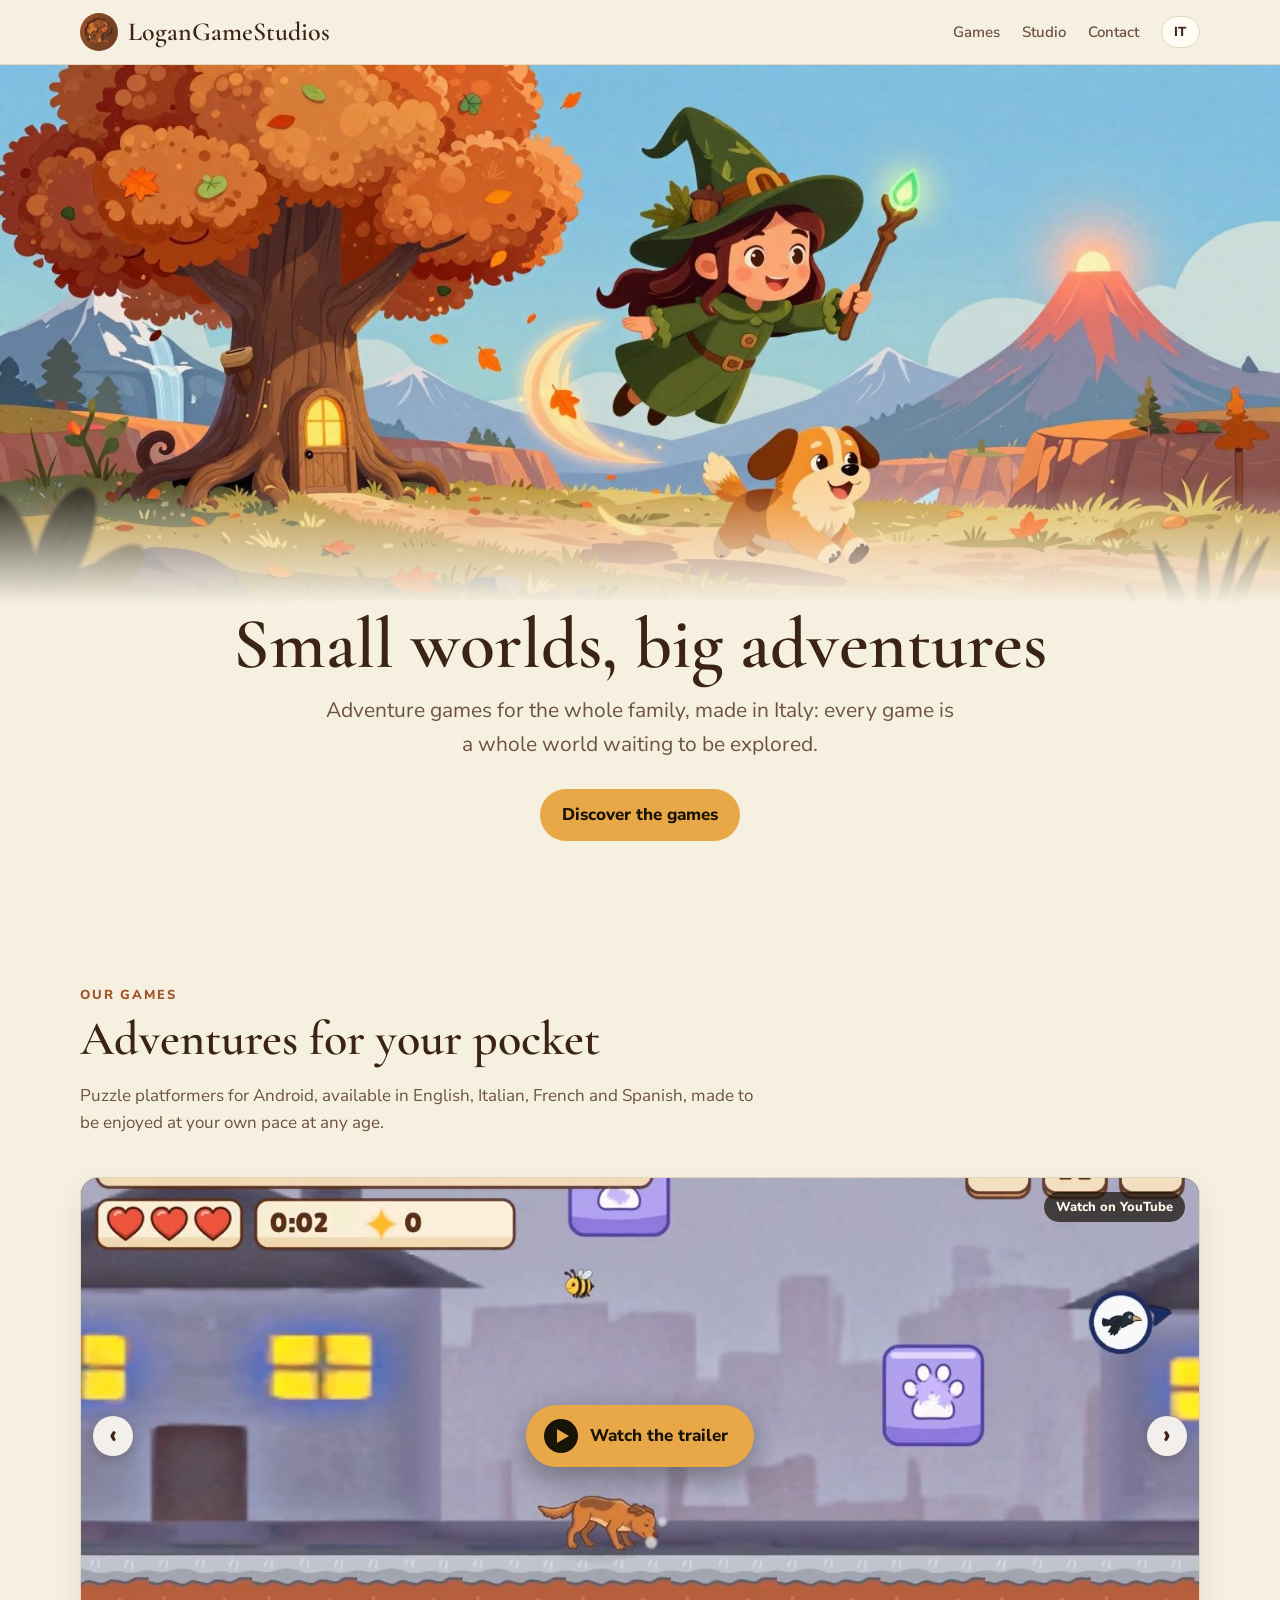
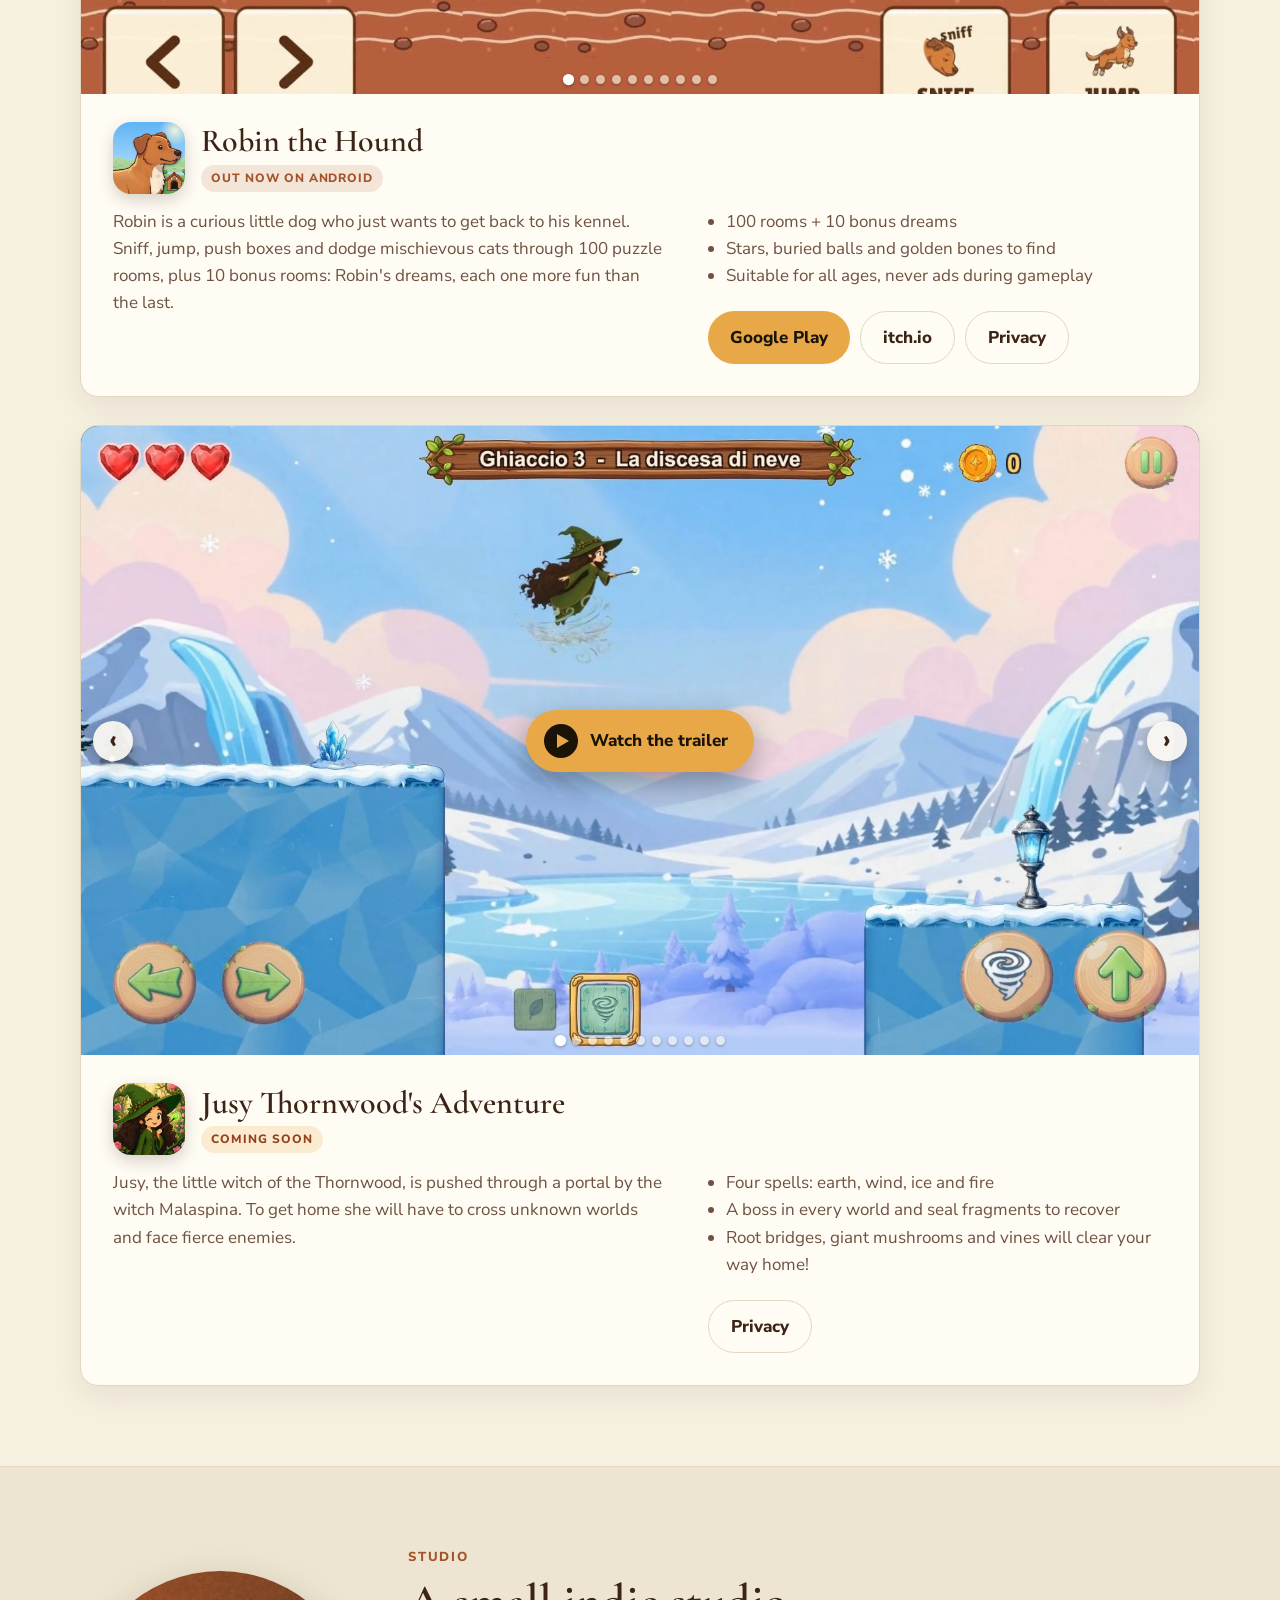
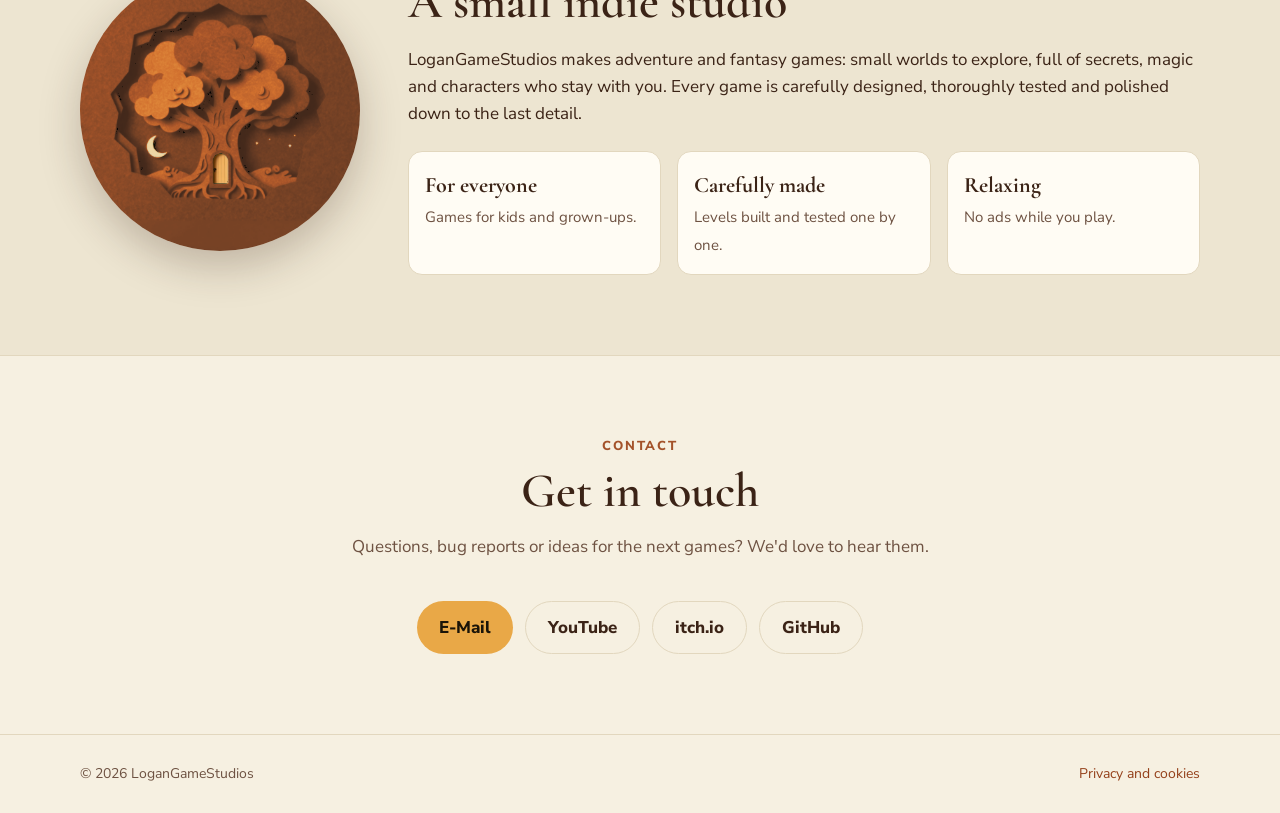
<file: index.html>
<!doctype html>
<html lang="it">
<head>
  <meta charset="utf-8">
  <meta name="viewport" content="width=device-width, initial-scale=1">
  <title>LoganGameStudios — Indie game studio</title>
  <meta name="description" content="LoganGameStudios: giochi d'avventura per tutta la famiglia, creati in Italia. Adventure games for the whole family, made in Italy.">
  <meta property="og:title" content="LoganGameStudios">
  <meta property="og:description" content="Giochi d'avventura per tutta la famiglia, creati in Italia.">
  <meta property="og:image" content="assets/og.png?v=10">
  <meta property="og:type" content="website">
  <meta name="theme-color" content="#f6f0e1">
  <link rel="icon" href="assets/favicon.png?v=10">
  <link rel="apple-touch-icon" href="assets/avatar.png?v=10">
  <link rel="stylesheet" href="assets/fonts.css?v=10">
  <link rel="stylesheet" href="assets/style.css?v=10">
  <script src="assets/lang.js?v=10"></script>
  <script src="assets/slider.js?v=10" defer></script>
</head>
<body>

<header class="nav">
  <div class="wrap">
    <a class="brand" href="#top"><img src="assets/avatar.png?v=10" alt="">LoganGameStudios</a>
    <nav>
      <a href="#giochi"><span lang="it">Giochi</span><span lang="en">Games</span></a>
      <a href="#studio">Studio</a>
      <a href="#contatti"><span lang="it">Contatti</span><span lang="en">Contact</span></a>
      <button class="lang" data-lang-toggle aria-label="Cambia lingua / Change language"><span lang="it">EN</span><span lang="en">IT</span></button>
    </nav>
  </div>
</header>

<main id="top">
  <section class="hero">
    <img class="hero-art" src="assets/hero-1600.jpg?v=10" srcset="assets/hero-960.jpg?v=10 960w, assets/hero-1600.jpg?v=10 1600w" sizes="100vw" width="1600" height="672" alt="Robin e Jusy in viaggio tra i mondi, accanto al grande albero antico del logo">
    <div class="wrap">
      <h1>
        <span lang="it">Piccoli mondi, grandi avventure</span>
        <span lang="en">Small worlds, big adventures</span>
      </h1>
      <p>
        <span lang="it">Giochi d'avventura per tutta la famiglia, nati in Italia: ogni gioco è un mondo tutto da esplorare.</span>
        <span lang="en">Adventure games for the whole family, made in Italy: every game is a whole world waiting to be explored.</span>
      </p>
      <a class="btn" href="#giochi"><span lang="it">Scopri i giochi</span><span lang="en">Discover the games</span></a>
    </div>
  </section>

  <section id="giochi">
    <div class="wrap">
      <p class="eyebrow"><span lang="it">I nostri giochi</span><span lang="en">Our games</span></p>
      <h2><span lang="it">Avventure da tenere in tasca</span><span lang="en">Adventures for your pocket</span></h2>
      <p class="lead">
        <span lang="it">Platform a enigmi per Android, disponibili in italiano, inglese, francese e spagnolo, pensati per divertirsi in tutta tranquillità a ogni età.</span>
        <span lang="en">Puzzle platformers for Android, available in English, Italian, French and Spanish, made to be enjoyed at your own pace at any age.</span>
      </p>

      <div class="games">
        <article class="game">
          <div class="shot slider" data-slider>
            <div class="slides" tabindex="0" role="region" aria-roledescription="carousel" aria-label="Robin the Hound">
              <!-- trailer ospitato sul sito: il video si scarica solo quando il visitatore preme play (vedi slider.js) -->
              <div class="video" data-video="assets/games/robin/trailer.mp4">
                <img src="assets/games/robin/00_trailer.jpg" alt="Robin the Hound — trailer">
                <button class="play" type="button">
                  <span class="play-ico" aria-hidden="true"></span>
                  <span lang="it">Guarda il trailer</span><span lang="en">Watch the trailer</span>
                </button>
                <a class="yt-link" href="https://www.youtube.com/watch?v=LculJZsMR4U" target="_blank" rel="noopener">
                  <span lang="it">Guarda su YouTube</span><span lang="en">Watch on YouTube</span>
                </a>
              </div>
              <img src="assets/games/robin/01_menu.jpg" alt="Robin the Hound — menu principale" loading="lazy">
              <img src="assets/games/robin/02_the_crate.jpg" alt="Robin the Hound — stanza 3, la cassa" loading="lazy">
              <img src="assets/games/robin/03_snow_key.jpg" alt="Robin the Hound — stanza 4, la chiave nella neve" loading="lazy">
              <img src="assets/games/robin/04_two_platforms.jpg" alt="Robin the Hound — stanza 14, due piattaforme" loading="lazy">
              <img src="assets/games/robin/05_heading_home.jpg" alt="Robin the Hound — stanza 18, verso casa" loading="lazy">
              <img src="assets/games/robin/06_dream_the_dark.jpg" alt="Robin the Hound — sogno bonus: il buio" loading="lazy">
              <img src="assets/games/robin/07_dream_the_clouds.jpg" alt="Robin the Hound — sogno bonus: le nuvole" loading="lazy">
              <img src="assets/games/robin/08_dream_bone_hunt.jpg" alt="Robin the Hound — sogno bonus: caccia alle ossa" loading="lazy">
              <img src="assets/games/robin/09_dream_cat.jpg" alt="Robin the Hound — sogno bonus: il sogno del gatto" loading="lazy">
            </div>
            <button class="slide-btn prev" type="button" aria-label="Immagine precedente / Previous image">&#8249;</button>
            <button class="slide-btn next" type="button" aria-label="Immagine successiva / Next image">&#8250;</button>
            <div class="dots" aria-hidden="true"></div>
          </div>
          <div class="body">
            <header>
              <img src="assets/games/robin-icon.png" alt="">
              <div>
                <h3>Robin the Hound</h3>
                <span class="tag live"><span lang="it">Disponibile su Android</span><span lang="en">Out now on Android</span></span>
              </div>
            </header>
            <p>
              <span lang="it">Robin è un cagnolino curioso che vuole solo tornare alla sua cuccia. Annusa, salta, spingi scatole e scansa gatti dispettosi in 100 stanze a enigmi, più 10 stanze bonus: i sogni di Robin, ognuno più divertente dell'altro.</span>
              <span lang="en">Robin is a curious little dog who just wants to get back to his kennel. Sniff, jump, push boxes and dodge mischievous cats through 100 puzzle rooms, plus 10 bonus rooms: Robin's dreams, each one more fun than the last.</span>
            </p>
            <ul>
              <li><span lang="it">100 stanze + 10 sogni bonus</span><span lang="en">100 rooms + 10 bonus dreams</span></li>
              <li><span lang="it">Stelle, palline sepolte e ossa d'oro da trovare</span><span lang="en">Stars, buried balls and golden bones to find</span></li>
              <li><span lang="it">Adatto a tutte le età, annunci mai durante il gioco</span><span lang="en">Suitable for all ages, never ads during gameplay</span></li>
            </ul>
            <div class="actions">
              <a class="btn" href="https://play.google.com/store/apps/details?id=it.logangames.RobinTheHound" target="_blank" rel="noopener">Google Play</a>
              <a class="btn ghost" href="https://logangamestudios.itch.io/robin-the-hound" target="_blank" rel="noopener">itch.io</a>
              <a class="btn ghost" href="privacy/robin-the-hound.html">Privacy</a>
            </div>
          </div>
        </article>

        <article class="game">
          <!-- schermate di Jusy: una serie per lingua, si vede quella della lingua scelta -->
          <div class="shot slider wide" data-slider lang="it">
            <div class="slides" tabindex="0" role="region" aria-roledescription="carousel" aria-label="Jusy Thornwood's Adventure">
              <!-- trailer ospitato sul sito (solo in italiano): si scarica solo quando si preme play -->
              <div class="video" data-video="assets/games/jusy/trailer.mp4">
                <img src="assets/games/jusy/00_trailer.jpg" alt="Jusy Thornwood's Adventure — trailer">
                <button class="play" type="button">
                  <span class="play-ico" aria-hidden="true"></span>
                  <span>Guarda il trailer</span>
                </button>
              </div>
              <img src="assets/games/jusy/it/00_menu.jpg" alt="Jusy Thornwood's Adventure — menu principale" loading="lazy">
              <img src="assets/games/jusy/it/01_bosco_totem.jpg" alt="Bosco di Spine — Jusy davanti al totem" loading="lazy">
              <img src="assets/games/jusy/it/02_bosco_ponte_magico.jpg" alt="Bosco di Spine — il ponte magico di rovi" loading="lazy">
              <img src="assets/games/jusy/it/03_bosco_carica_totem.jpg" alt="Bosco di Spine — Jusy carica la magia del totem" loading="lazy">
              <img src="assets/games/jusy/it/04_canyon_geco.jpg" alt="Canyon del vento — il geco" loading="lazy">
              <img src="assets/games/jusy/it/05_boss_spirito_del_vento.jpg" alt="Boss — lo Spirito del Vento" loading="lazy">
              <img src="assets/games/jusy/it/06_boss_turbine_di_foglie.jpg" alt="Boss — il turbine di foglie contro lo Spirito del Vento" loading="lazy">
              <img src="assets/games/jusy/it/07_ghiaccio_dardo.jpg" alt="Regno di ghiaccio — il dardo di ghiaccio" loading="lazy">
              <img src="assets/games/jusy/it/08_braci_ghiaccio_spegne_lava.jpg" alt="Valle delle braci — il ghiaccio spegne la lava" loading="lazy">
              <img src="assets/games/jusy/it/09_foresta_fiammata.jpg" alt="Foresta antica — la fiammata" loading="lazy">
            </div>
            <button class="slide-btn prev" type="button" aria-label="Immagine precedente">&#8249;</button>
            <button class="slide-btn next" type="button" aria-label="Immagine successiva">&#8250;</button>
            <div class="dots" aria-hidden="true"></div>
          </div>
          <div class="shot slider wide" data-slider lang="en">
            <div class="slides" tabindex="0" role="region" aria-roledescription="carousel" aria-label="Jusy Thornwood's Adventure">
              <!-- trailer ospitato sul sito (solo in italiano): si scarica solo quando si preme play -->
              <div class="video" data-video="assets/games/jusy/trailer.mp4">
                <img src="assets/games/jusy/00_trailer.jpg" alt="Jusy Thornwood's Adventure — trailer">
                <button class="play" type="button">
                  <span class="play-ico" aria-hidden="true"></span>
                  <span>Watch the trailer</span>
                </button>
              </div>
              <img src="assets/games/jusy/en/00_menu.jpg" alt="Jusy Thornwood's Adventure — main menu" loading="lazy">
              <img src="assets/games/jusy/en/01_forest_totem.jpg" alt="Thornwood — Jusy in front of the totem" loading="lazy">
              <img src="assets/games/jusy/en/02_forest_magic_bridge.jpg" alt="Thornwood — the magic bramble bridge" loading="lazy">
              <img src="assets/games/jusy/en/03_forest_totem_charge.jpg" alt="Thornwood — Jusy charges the totem's magic" loading="lazy">
              <img src="assets/games/jusy/en/04_canyon_gecko.jpg" alt="Wind canyon — the gecko" loading="lazy">
              <img src="assets/games/jusy/en/05_boss_wind_spirit.jpg" alt="Boss — the Wind Spirit" loading="lazy">
              <img src="assets/games/jusy/en/06_boss_leaf_whirl.jpg" alt="Boss — the leaf whirl against the Wind Spirit" loading="lazy">
              <img src="assets/games/jusy/en/07_ice_bolt.jpg" alt="Ice kingdom — the ice bolt" loading="lazy">
              <img src="assets/games/jusy/en/08_embers_ice_vs_lava.jpg" alt="Ember valley — ice puts out the lava" loading="lazy">
              <img src="assets/games/jusy/en/09_grove_fireball.jpg" alt="Ancient forest — the fireball" loading="lazy">
            </div>
            <button class="slide-btn prev" type="button" aria-label="Previous image">&#8249;</button>
            <button class="slide-btn next" type="button" aria-label="Next image">&#8250;</button>
            <div class="dots" aria-hidden="true"></div>
          </div>
          <div class="body">
            <header>
              <img src="assets/games/jusy-icon.png" alt="">
              <div>
                <h3>Jusy Thornwood's Adventure</h3>
                <span class="tag soon"><span lang="it">In arrivo</span><span lang="en">Coming soon</span></span>
              </div>
            </header>
            <p>
              <span lang="it">Jusy, la streghetta del Bosco di Spine, viene spinta in un portale dalla strega Malaspina. Per tornare a casa dovrà attraversare mondi sconosciuti e affrontare nemici agguerriti.</span>
              <span lang="en">Jusy, the little witch of the Thornwood, is pushed through a portal by the witch Malaspina. To get home she will have to cross unknown worlds and face fierce enemies.</span>
            </p>
            <ul>
              <li><span lang="it">Quattro magie: terra, vento, ghiaccio e fuoco</span><span lang="en">Four spells: earth, wind, ice and fire</span></li>
              <li><span lang="it">Un boss in ogni mondo e i frammenti del sigillo da ritrovare</span><span lang="en">A boss in every world and seal fragments to recover</span></li>
              <li><span lang="it">Ponti di radici, funghi giganti e liane ti spianeranno la strada verso casa!</span><span lang="en">Root bridges, giant mushrooms and vines will clear your way home!</span></li>
            </ul>
            <div class="actions">
              <a class="btn ghost" href="privacy/jusy-thornwood.html">Privacy</a>
            </div>
          </div>
        </article>
      </div>
    </div>
  </section>

  <section id="studio" class="about">
    <div class="wrap">
      <img src="assets/avatar.png?v=10" alt="LoganGameStudios" loading="lazy">
      <div>
        <p class="eyebrow">Studio</p>
        <h2><span lang="it">Un piccolo studio indie</span><span lang="en">A small indie studio</span></h2>
        <p>
          <span lang="it">LoganGameStudios crea giochi d'avventura e fantasy: piccoli mondi da esplorare, pieni di segreti, magia e personaggi che restano nel cuore. Ogni gioco viene ideato con cura, provato a lungo e rifinito in ogni dettaglio.</span>
          <span lang="en">LoganGameStudios makes adventure and fantasy games: small worlds to explore, full of secrets, magic and characters who stay with you. Every game is carefully designed, thoroughly tested and polished down to the last detail.</span>
        </p>
        <div class="values">
          <div><b><span lang="it">Per tutti</span><span lang="en">For everyone</span></b><span><span lang="it">Giochi adatti a grandi e piccoli.</span><span lang="en">Games for kids and grown-ups.</span></span></div>
          <div><b><span lang="it">Curati</span><span lang="en">Carefully made</span></b><span><span lang="it">Livelli costruiti e testati uno per uno.</span><span lang="en">Levels built and tested one by one.</span></span></div>
          <div><b><span lang="it">Rilassanti</span><span lang="en">Relaxing</span></b><span><span lang="it">Niente annunci mentre giochi.</span><span lang="en">No ads while you play.</span></span></div>
        </div>
      </div>
    </div>
  </section>

  <section id="contatti" class="contact">
    <div class="wrap">
      <p class="eyebrow"><span lang="it">Contatti</span><span lang="en">Contact</span></p>
      <h2><span lang="it">Scrivici</span><span lang="en">Get in touch</span></h2>
      <p class="lead">
        <span lang="it">Domande, segnalazioni o idee per i prossimi giochi? Ci fa piacere leggerle.</span>
        <span lang="en">Questions, bug reports or ideas for the next games? We'd love to hear them.</span>
      </p>
      <div class="actions">
        <a class="btn" href="mailto:logangamestudios@gmail.com" title="logangamestudios@gmail.com">E-Mail</a>
        <a class="btn ghost" href="https://www.youtube.com/@LoganGameStudios" target="_blank" rel="noopener">YouTube</a>
        <a class="btn ghost" href="https://logangamestudios.itch.io/" target="_blank" rel="noopener">itch.io</a>
        <a class="btn ghost" href="https://github.com/LoganGameStudios" target="_blank" rel="noopener">GitHub</a>
      </div>
    </div>
  </section>
</main>

<footer>
  <div class="wrap">
    <span>© <span id="year">2026</span> LoganGameStudios</span>
    <a href="privacy/sito.html"><span lang="it">Privacy e cookie</span><span lang="en">Privacy and cookies</span></a>
  </div>
</footer>

</body>
</html>
</file>
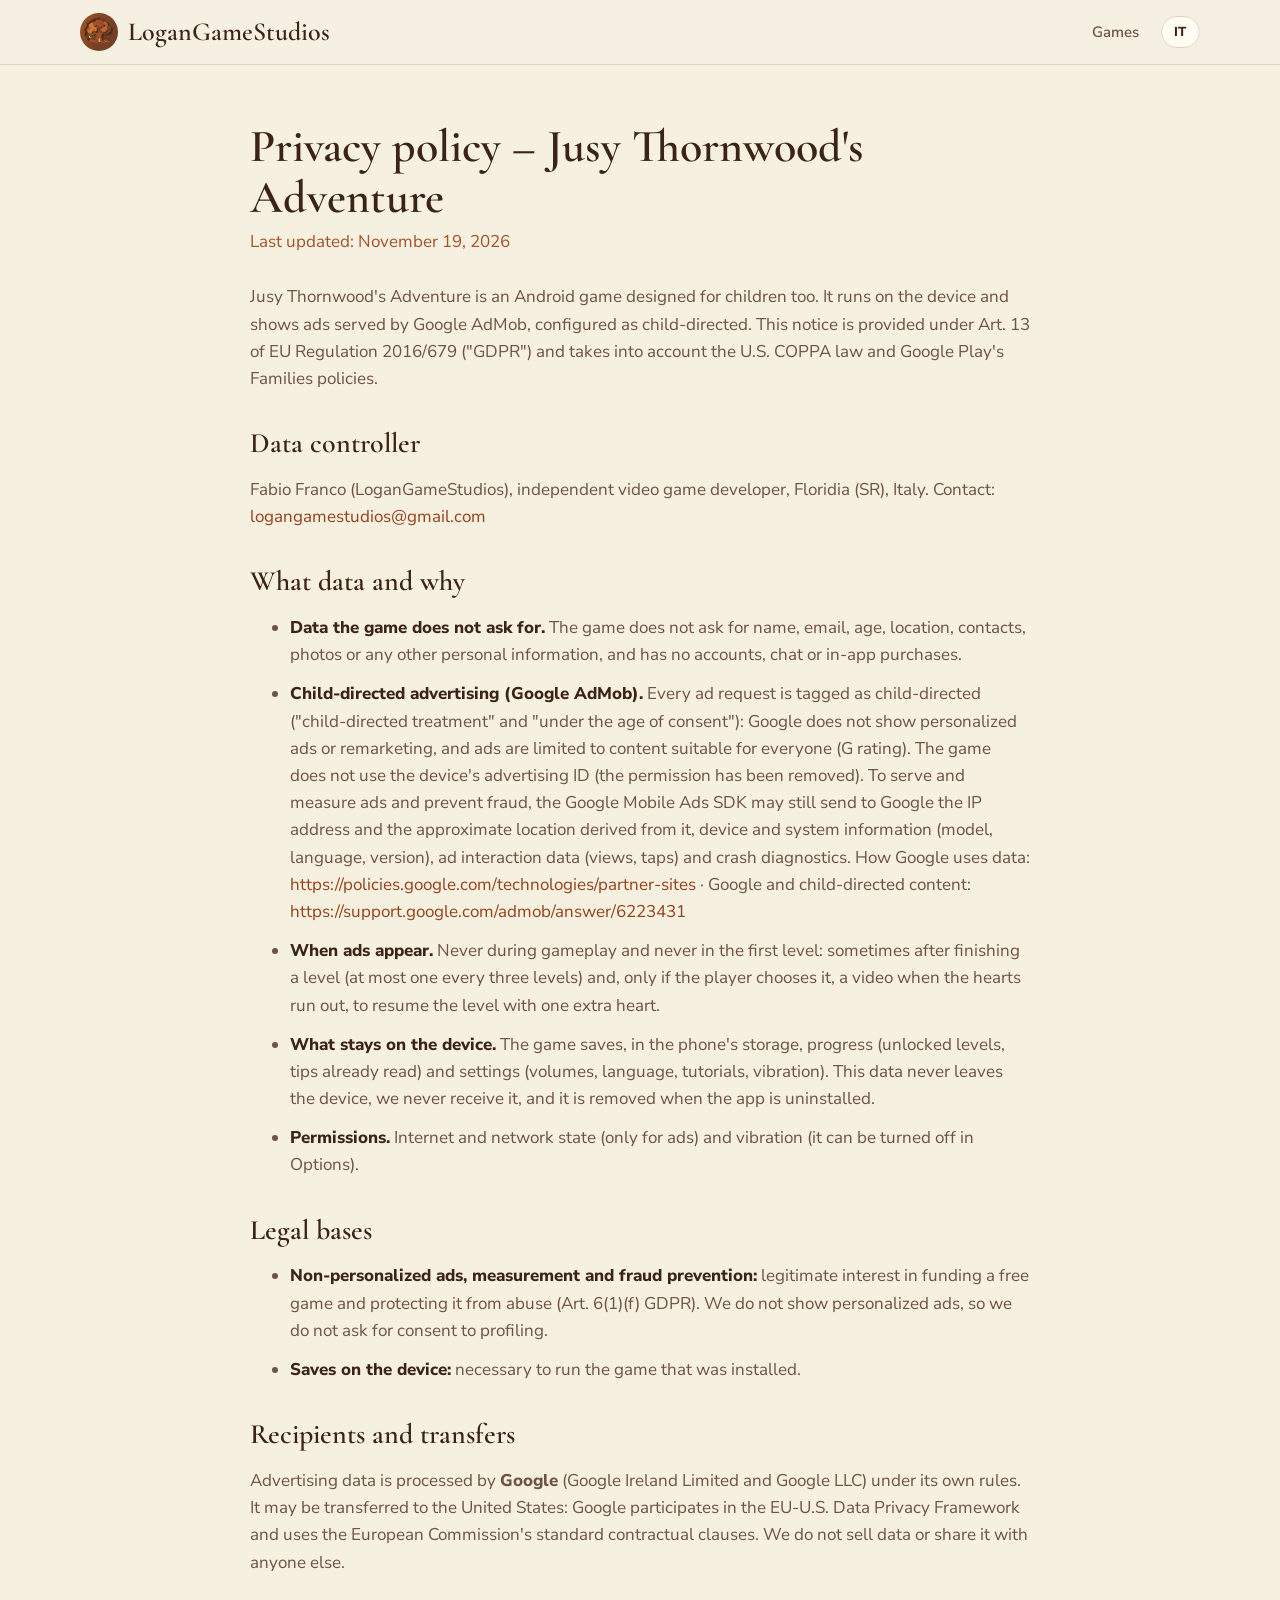
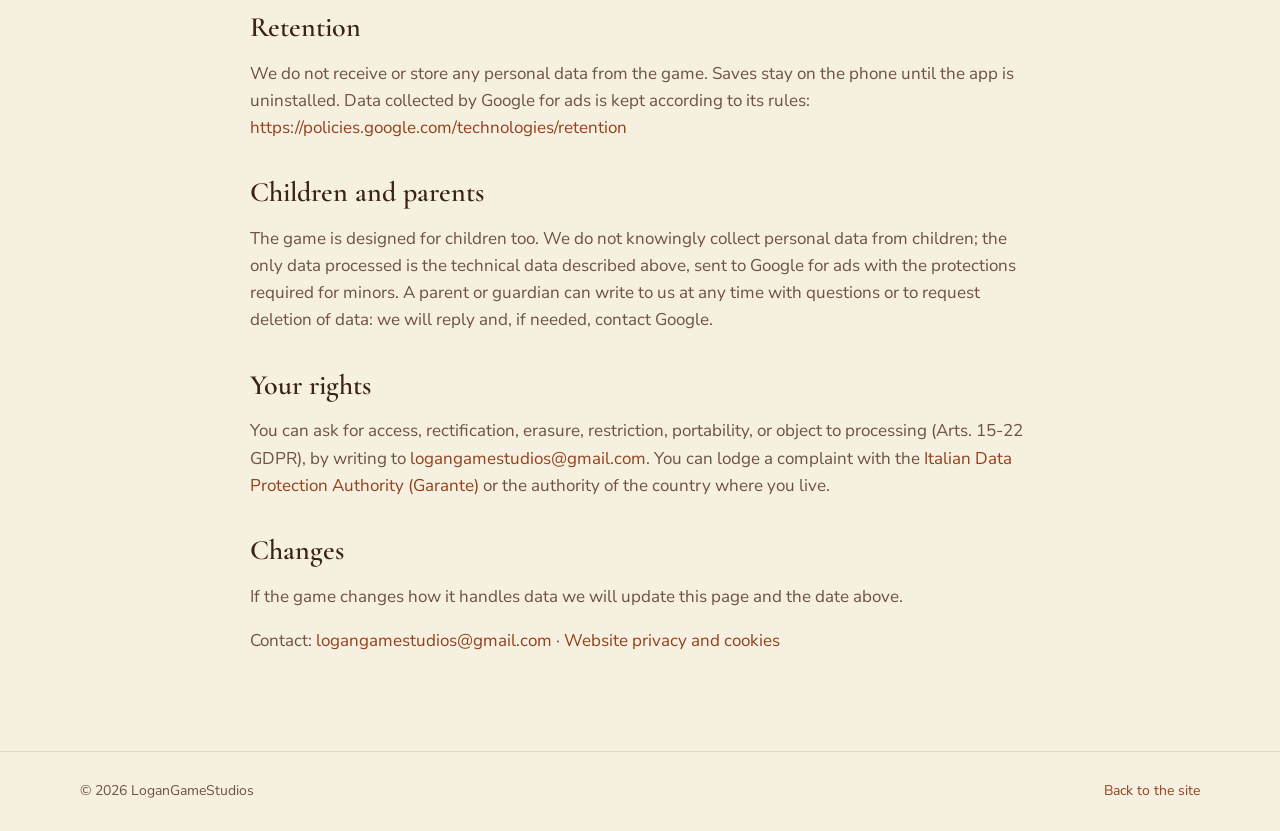
<file: privacy/jusy-thornwood.html>
<!doctype html>
<html lang="it">
<head>
  <meta charset="utf-8">
  <meta name="viewport" content="width=device-width, initial-scale=1">
  <title>Privacy — Jusy Thornwood's Adventure</title>
  <meta name="theme-color" content="#f6f0e1">
  <link rel="icon" href="../assets/favicon.png?v=10">
  <link rel="stylesheet" href="../assets/fonts.css?v=10">
  <link rel="stylesheet" href="../assets/style.css?v=10">
  <script src="../assets/lang.js?v=10"></script>
</head>
<body>

<header class="nav">
  <div class="wrap">
    <a class="brand" href="../index.html"><img src="../assets/avatar.png?v=10" alt="">LoganGameStudios</a>
    <nav>
      <a href="../index.html#giochi"><span lang="it">Giochi</span><span lang="en">Games</span></a>
      <button class="lang" data-lang-toggle aria-label="Cambia lingua / Change language"><span lang="it">EN</span><span lang="en">IT</span></button>
    </nav>
  </div>
</header>

<main class="doc">
  <div class="wrap">

    <article lang="it">
      <h1>Informativa sulla privacy – Jusy Thornwood's Adventure</h1>
      <p class="date">Ultimo aggiornamento: 19 novembre 2026</p>
      <p>Jusy Thornwood's Adventure è un gioco per Android pensato anche per i bambini. Funziona sul dispositivo e mostra annunci pubblicitari forniti da Google AdMob, impostati come destinati ai minori. Questa informativa è resa ai sensi dell'art. 13 del Regolamento UE 2016/679 ("GDPR") e tiene conto della legge statunitense COPPA e delle norme Famiglie di Google Play.</p>

      <h2>Titolare del trattamento</h2>
      <p>Fabio Franco (LoganGameStudios), sviluppatore indipendente di videogiochi, Floridia (SR), Italia. Contatto: <a href="mailto:logangamestudios@gmail.com">logangamestudios@gmail.com</a></p>

      <h2>Quali dati e perché</h2>
      <ul>
        <li><b>Dati che il gioco non chiede.</b> Il gioco non chiede nome, email, età, posizione, contatti, foto o altre informazioni personali, non ha account, chat o acquisti in-app.</li>
        <li><b>Pubblicità (Google AdMob) per i più piccoli.</b> Ogni richiesta di annuncio è segnata come destinata ai minori ("child-directed treatment" e "sotto l'età del consenso"): Google non mostra annunci personalizzati né fa remarketing, e gli annunci sono limitati a contenuti adatti a tutti (classe G). Il gioco non usa l'ID pubblicità del dispositivo (il permesso è stato tolto). Per mostrare e misurare gli annunci e prevenire le frodi, l'SDK Google Mobile Ads può comunque inviare a Google l'indirizzo IP e la posizione approssimativa che se ne ricava, informazioni sul dispositivo e sul sistema (modello, lingua, versione), dati sull'interazione con gli annunci (visualizzazioni, tocchi) e dati diagnostici sugli arresti. Come Google tratta i dati: <a href="https://policies.google.com/technologies/partner-sites" target="_blank" rel="noopener">https://policies.google.com/technologies/partner-sites</a> · Google e i contenuti per i minori: <a href="https://support.google.com/admob/answer/6223431" target="_blank" rel="noopener">https://support.google.com/admob/answer/6223431</a></li>
        <li><b>Quando compaiono gli annunci.</b> Mai durante il gioco e mai nel primo livello: a volte dopo aver finito un livello (al massimo uno ogni tre livelli) e, solo se lo sceglie il giocatore, un video quando finiscono i cuori, per riprendere il livello con un cuore in più.</li>
        <li><b>Cosa resta sul dispositivo.</b> Il gioco salva, nella memoria del telefono, i progressi (livelli sbloccati, consigli già letti) e le impostazioni (volumi, lingua, tutorial, vibrazione). Questi dati non lasciano il dispositivo, non li riceviamo e si cancellano disinstallando l'app.</li>
        <li><b>Permessi.</b> Internet e stato della rete (solo per gli annunci) e vibrazione (si può spegnere nelle Opzioni).</li>
      </ul>

      <h2>Basi giuridiche</h2>
      <ul>
        <li><b>Annunci non personalizzati, misurazione e prevenzione delle frodi:</b> legittimo interesse a finanziare un gioco gratuito e a proteggerlo da abusi (art. 6, par. 1, lett. f GDPR). Non mostriamo annunci personalizzati e quindi non chiediamo il consenso per la profilazione.</li>
        <li><b>Salvataggi sul dispositivo:</b> necessari per far funzionare il gioco che è stato installato.</li>
      </ul>

      <h2>Destinatari e trasferimenti</h2>
      <p>I dati per la pubblicità sono trattati da <b>Google</b> (Google Ireland Limited e Google LLC), secondo le proprie norme. Possono essere trasferiti negli Stati Uniti: Google aderisce all'EU-U.S. Data Privacy Framework e usa le clausole contrattuali tipo della Commissione europea. Noi non vendiamo dati e non li condividiamo con altri.</p>

      <h2>Conservazione</h2>
      <p>Noi non riceviamo né conserviamo dati personali dal gioco. I salvataggi restano sul telefono finché l'app non viene disinstallata. I dati raccolti da Google per gli annunci sono conservati secondo le sue regole: <a href="https://policies.google.com/technologies/retention" target="_blank" rel="noopener">https://policies.google.com/technologies/retention</a></p>

      <h2>Bambini e genitori</h2>
      <p>Il gioco è pensato anche per i bambini. Non raccogliamo consapevolmente dati personali dei bambini; i soli dati trattati sono quelli tecnici descritti sopra, inviati a Google per gli annunci con le protezioni previste per i minori. Un genitore o tutore può scriverci in qualsiasi momento per domande o per chiedere la cancellazione di dati: risponderemo e, se servisse, ci rivolgeremo a Google.</p>

      <h2>I tuoi diritti</h2>
      <p>Puoi chiedere accesso, rettifica, cancellazione, limitazione, portabilità dei dati o opporti al trattamento (artt. 15-22 GDPR), scrivendo a <a href="mailto:logangamestudios@gmail.com">logangamestudios@gmail.com</a>. Puoi presentare reclamo al <a href="https://www.garanteprivacy.it" target="_blank" rel="noopener">Garante per la protezione dei dati personali</a> o all'autorità del Paese in cui vivi.</p>

      <h2>Modifiche</h2>
      <p>Se il gioco cambia il modo in cui tratta i dati aggiorneremo questa pagina e la data in alto.</p>
      <p>Per domande: <a href="mailto:logangamestudios@gmail.com">logangamestudios@gmail.com</a> · <a href="sito.html">Privacy e cookie del sito</a></p>
    </article>

    <article lang="en">
      <h1>Privacy policy – Jusy Thornwood's Adventure</h1>
      <p class="date">Last updated: November 19, 2026</p>
      <p>Jusy Thornwood's Adventure is an Android game designed for children too. It runs on the device and shows ads served by Google AdMob, configured as child-directed. This notice is provided under Art. 13 of EU Regulation 2016/679 ("GDPR") and takes into account the U.S. COPPA law and Google Play's Families policies.</p>

      <h2>Data controller</h2>
      <p>Fabio Franco (LoganGameStudios), independent video game developer, Floridia (SR), Italy. Contact: <a href="mailto:logangamestudios@gmail.com">logangamestudios@gmail.com</a></p>

      <h2>What data and why</h2>
      <ul>
        <li><b>Data the game does not ask for.</b> The game does not ask for name, email, age, location, contacts, photos or any other personal information, and has no accounts, chat or in-app purchases.</li>
        <li><b>Child-directed advertising (Google AdMob).</b> Every ad request is tagged as child-directed ("child-directed treatment" and "under the age of consent"): Google does not show personalized ads or remarketing, and ads are limited to content suitable for everyone (G rating). The game does not use the device's advertising ID (the permission has been removed). To serve and measure ads and prevent fraud, the Google Mobile Ads SDK may still send to Google the IP address and the approximate location derived from it, device and system information (model, language, version), ad interaction data (views, taps) and crash diagnostics. How Google uses data: <a href="https://policies.google.com/technologies/partner-sites" target="_blank" rel="noopener">https://policies.google.com/technologies/partner-sites</a> · Google and child-directed content: <a href="https://support.google.com/admob/answer/6223431" target="_blank" rel="noopener">https://support.google.com/admob/answer/6223431</a></li>
        <li><b>When ads appear.</b> Never during gameplay and never in the first level: sometimes after finishing a level (at most one every three levels) and, only if the player chooses it, a video when the hearts run out, to resume the level with one extra heart.</li>
        <li><b>What stays on the device.</b> The game saves, in the phone's storage, progress (unlocked levels, tips already read) and settings (volumes, language, tutorials, vibration). This data never leaves the device, we never receive it, and it is removed when the app is uninstalled.</li>
        <li><b>Permissions.</b> Internet and network state (only for ads) and vibration (it can be turned off in Options).</li>
      </ul>

      <h2>Legal bases</h2>
      <ul>
        <li><b>Non-personalized ads, measurement and fraud prevention:</b> legitimate interest in funding a free game and protecting it from abuse (Art. 6(1)(f) GDPR). We do not show personalized ads, so we do not ask for consent to profiling.</li>
        <li><b>Saves on the device:</b> necessary to run the game that was installed.</li>
      </ul>

      <h2>Recipients and transfers</h2>
      <p>Advertising data is processed by <b>Google</b> (Google Ireland Limited and Google LLC) under its own rules. It may be transferred to the United States: Google participates in the EU-U.S. Data Privacy Framework and uses the European Commission's standard contractual clauses. We do not sell data or share it with anyone else.</p>

      <h2>Retention</h2>
      <p>We do not receive or store any personal data from the game. Saves stay on the phone until the app is uninstalled. Data collected by Google for ads is kept according to its rules: <a href="https://policies.google.com/technologies/retention" target="_blank" rel="noopener">https://policies.google.com/technologies/retention</a></p>

      <h2>Children and parents</h2>
      <p>The game is designed for children too. We do not knowingly collect personal data from children; the only data processed is the technical data described above, sent to Google for ads with the protections required for minors. A parent or guardian can write to us at any time with questions or to request deletion of data: we will reply and, if needed, contact Google.</p>

      <h2>Your rights</h2>
      <p>You can ask for access, rectification, erasure, restriction, portability, or object to processing (Arts. 15-22 GDPR), by writing to <a href="mailto:logangamestudios@gmail.com">logangamestudios@gmail.com</a>. You can lodge a complaint with the <a href="https://www.garanteprivacy.it" target="_blank" rel="noopener">Italian Data Protection Authority (Garante)</a> or the authority of the country where you live.</p>

      <h2>Changes</h2>
      <p>If the game changes how it handles data we will update this page and the date above.</p>
      <p>Contact: <a href="mailto:logangamestudios@gmail.com">logangamestudios@gmail.com</a> · <a href="sito.html">Website privacy and cookies</a></p>
    </article>

  </div>
</main>

<footer>
  <div class="wrap">
    <span>© <span id="year">2026</span> LoganGameStudios</span>
    <a href="../index.html"><span lang="it">Torna al sito</span><span lang="en">Back to the site</span></a>
  </div>
</footer>

</body>
</html>
</file>
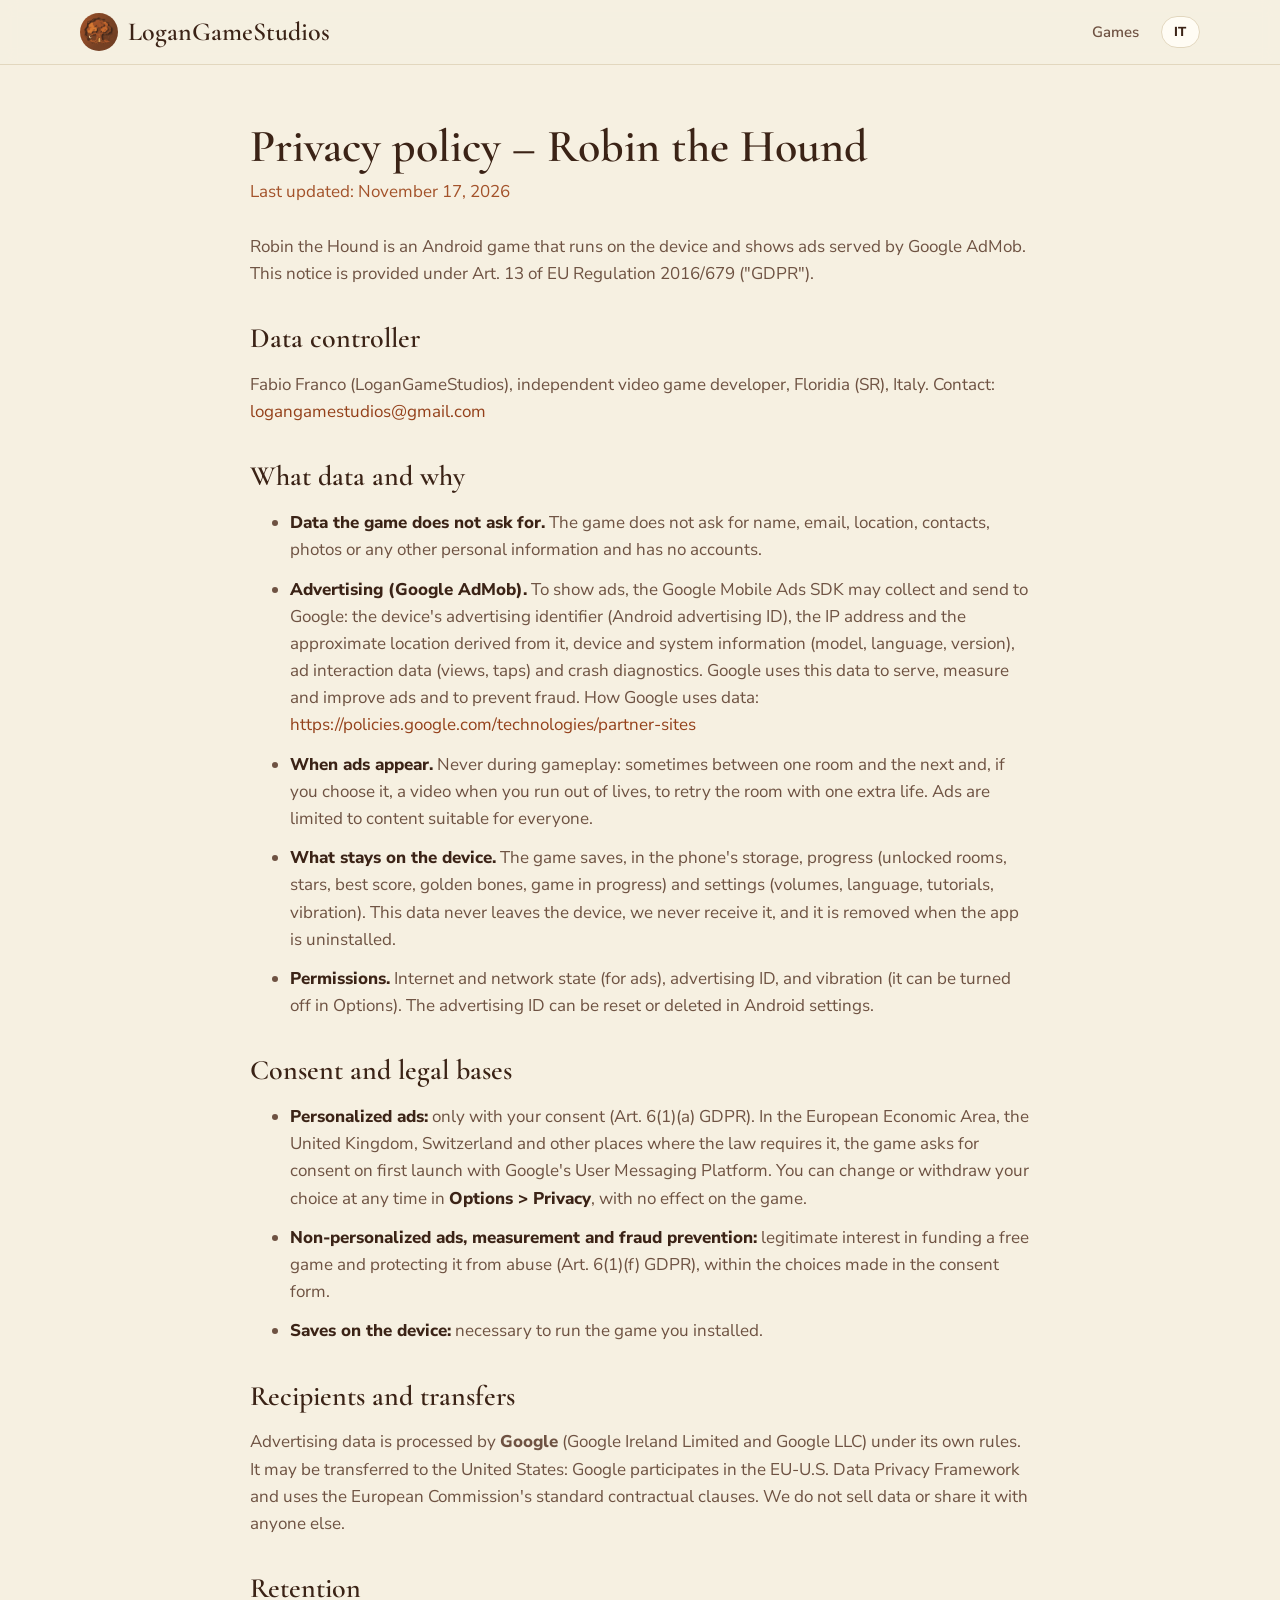
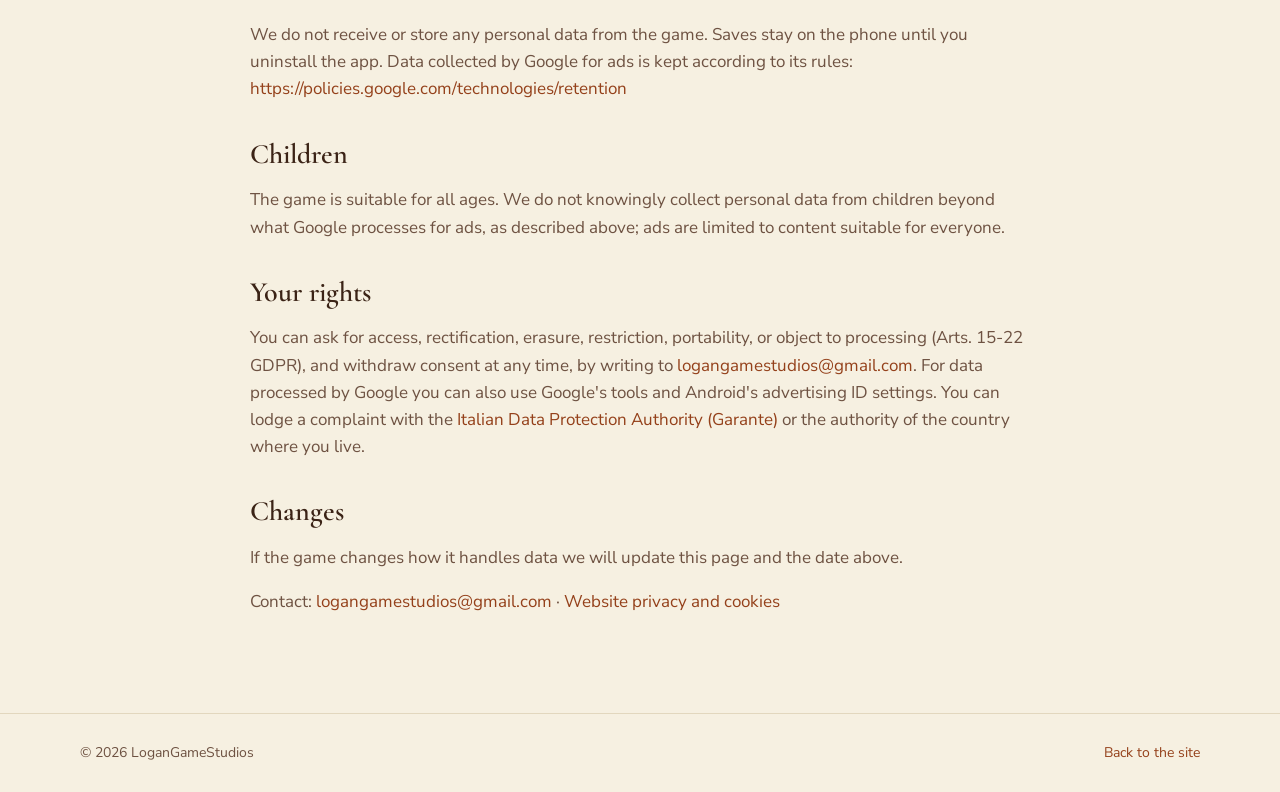
<file: privacy/robin-the-hound.html>
<!doctype html>
<html lang="it">
<head>
  <meta charset="utf-8">
  <meta name="viewport" content="width=device-width, initial-scale=1">
  <title>Privacy — Robin the Hound</title>
  <meta name="theme-color" content="#f6f0e1">
  <link rel="icon" href="../assets/favicon.png?v=10">
  <link rel="stylesheet" href="../assets/fonts.css?v=10">
  <link rel="stylesheet" href="../assets/style.css?v=10">
  <script src="../assets/lang.js?v=10"></script>
</head>
<body>

<header class="nav">
  <div class="wrap">
    <a class="brand" href="../index.html"><img src="../assets/avatar.png?v=10" alt="">LoganGameStudios</a>
    <nav>
      <a href="../index.html#giochi"><span lang="it">Giochi</span><span lang="en">Games</span></a>
      <button class="lang" data-lang-toggle aria-label="Cambia lingua / Change language"><span lang="it">EN</span><span lang="en">IT</span></button>
    </nav>
  </div>
</header>

<main class="doc">
  <div class="wrap">

    <article lang="it">
      <h1>Informativa sulla privacy – Robin the Hound</h1>
      <p class="date">Ultimo aggiornamento: 17 novembre 2026</p>
      <p>Robin the Hound è un gioco per Android che funziona sul dispositivo e mostra annunci pubblicitari forniti da Google AdMob. Questa informativa è resa ai sensi dell'art. 13 del Regolamento UE 2016/679 ("GDPR").</p>

      <h2>Titolare del trattamento</h2>
      <p>Fabio Franco (LoganGameStudios), sviluppatore indipendente di videogiochi, Floridia (SR), Italia. Contatto: <a href="mailto:logangamestudios@gmail.com">logangamestudios@gmail.com</a></p>

      <h2>Quali dati e perché</h2>
      <ul>
        <li><b>Dati che il gioco non chiede.</b> Il gioco non chiede nome, email, posizione, contatti, foto o altre informazioni personali e non ha account.</li>
        <li><b>Pubblicità (Google AdMob).</b> Per mostrare gli annunci, l'SDK Google Mobile Ads può raccogliere e inviare a Google: l'identificatore pubblicitario del dispositivo (ID pubblicità Android), l'indirizzo IP e la posizione approssimativa che se ne ricava, informazioni sul dispositivo e sul sistema (modello, lingua, versione), dati sull'interazione con gli annunci (visualizzazioni, tocchi) e dati diagnostici sugli arresti. Google usa questi dati per mostrare, misurare e migliorare gli annunci e per prevenire le frodi. Come Google tratta i dati: <a href="https://policies.google.com/technologies/partner-sites" target="_blank" rel="noopener">https://policies.google.com/technologies/partner-sites</a></li>
        <li><b>Quando compaiono gli annunci.</b> Mai durante il gioco: a volte tra una stanza e l'altra e, se lo scegli tu, un video quando finisci le vite, per riprovare la stanza con una vita in più. Gli annunci sono limitati a contenuti adatti a tutti.</li>
        <li><b>Cosa resta sul dispositivo.</b> Il gioco salva, nella memoria del telefono, i progressi (stanze sbloccate, stelle, punteggio migliore, ossa d'oro, partita in corso) e le impostazioni (volumi, lingua, tutorial, vibrazione). Questi dati non lasciano il dispositivo, non li riceviamo e si cancellano disinstallando l'app.</li>
        <li><b>Permessi.</b> Internet e stato della rete (per gli annunci), ID pubblicità e vibrazione (si può spegnere nelle Opzioni). L'ID pubblicità si può azzerare o eliminare dalle impostazioni di Android.</li>
      </ul>

      <h2>Consenso e basi giuridiche</h2>
      <ul>
        <li><b>Annunci personalizzati:</b> solo con il tuo consenso (art. 6, par. 1, lett. a GDPR). Nello Spazio economico europeo, nel Regno Unito, in Svizzera e negli altri luoghi in cui la legge lo richiede, al primo avvio il gioco chiede il consenso con la piattaforma di Google (User Messaging Platform). Puoi cambiare o ritirare la scelta in qualsiasi momento da <b>Opzioni &gt; Privacy</b>, senza conseguenze sul gioco.</li>
        <li><b>Annunci non personalizzati, misurazione e prevenzione delle frodi:</b> legittimo interesse a finanziare un gioco gratuito e a proteggerlo da abusi (art. 6, par. 1, lett. f GDPR), nei limiti delle scelte fatte nel modulo del consenso.</li>
        <li><b>Salvataggi sul dispositivo:</b> necessari per far funzionare il gioco che hai installato.</li>
      </ul>

      <h2>Destinatari e trasferimenti</h2>
      <p>I dati per la pubblicità sono trattati da <b>Google</b> (Google Ireland Limited e Google LLC), secondo le proprie norme. Possono essere trasferiti negli Stati Uniti: Google aderisce all'EU-U.S. Data Privacy Framework e usa le clausole contrattuali tipo della Commissione europea. Noi non vendiamo dati e non li condividiamo con altri.</p>

      <h2>Conservazione</h2>
      <p>Noi non riceviamo né conserviamo dati personali dal gioco. I salvataggi restano sul telefono finché non disinstalli l'app. I dati raccolti da Google per gli annunci sono conservati secondo le sue regole: <a href="https://policies.google.com/technologies/retention" target="_blank" rel="noopener">https://policies.google.com/technologies/retention</a></p>

      <h2>Bambini</h2>
      <p>Il gioco è adatto a tutte le età. Non raccogliamo consapevolmente dati personali di bambini al di fuori di quelli trattati da Google per gli annunci, come descritto sopra; gli annunci sono limitati a contenuti adatti a tutti.</p>

      <h2>I tuoi diritti</h2>
      <p>Puoi chiedere accesso, rettifica, cancellazione, limitazione, portabilità dei dati o opporti al trattamento (artt. 15-22 GDPR), e ritirare il consenso in qualsiasi momento, scrivendo a <a href="mailto:logangamestudios@gmail.com">logangamestudios@gmail.com</a>. Per i dati trattati da Google puoi usare anche gli strumenti di Google e le impostazioni dell'ID pubblicità di Android. Puoi presentare reclamo al <a href="https://www.garanteprivacy.it" target="_blank" rel="noopener">Garante per la protezione dei dati personali</a> o all'autorità del Paese in cui vivi.</p>

      <h2>Modifiche</h2>
      <p>Se il gioco cambia il modo in cui tratta i dati aggiorneremo questa pagina e la data in alto.</p>
      <p>Per domande: <a href="mailto:logangamestudios@gmail.com">logangamestudios@gmail.com</a> · <a href="sito.html">Privacy e cookie del sito</a></p>
    </article>

    <article lang="en">
      <h1>Privacy policy – Robin the Hound</h1>
      <p class="date">Last updated: November 17, 2026</p>
      <p>Robin the Hound is an Android game that runs on the device and shows ads served by Google AdMob. This notice is provided under Art. 13 of EU Regulation 2016/679 ("GDPR").</p>

      <h2>Data controller</h2>
      <p>Fabio Franco (LoganGameStudios), independent video game developer, Floridia (SR), Italy. Contact: <a href="mailto:logangamestudios@gmail.com">logangamestudios@gmail.com</a></p>

      <h2>What data and why</h2>
      <ul>
        <li><b>Data the game does not ask for.</b> The game does not ask for name, email, location, contacts, photos or any other personal information and has no accounts.</li>
        <li><b>Advertising (Google AdMob).</b> To show ads, the Google Mobile Ads SDK may collect and send to Google: the device's advertising identifier (Android advertising ID), the IP address and the approximate location derived from it, device and system information (model, language, version), ad interaction data (views, taps) and crash diagnostics. Google uses this data to serve, measure and improve ads and to prevent fraud. How Google uses data: <a href="https://policies.google.com/technologies/partner-sites" target="_blank" rel="noopener">https://policies.google.com/technologies/partner-sites</a></li>
        <li><b>When ads appear.</b> Never during gameplay: sometimes between one room and the next and, if you choose it, a video when you run out of lives, to retry the room with one extra life. Ads are limited to content suitable for everyone.</li>
        <li><b>What stays on the device.</b> The game saves, in the phone's storage, progress (unlocked rooms, stars, best score, golden bones, game in progress) and settings (volumes, language, tutorials, vibration). This data never leaves the device, we never receive it, and it is removed when the app is uninstalled.</li>
        <li><b>Permissions.</b> Internet and network state (for ads), advertising ID, and vibration (it can be turned off in Options). The advertising ID can be reset or deleted in Android settings.</li>
      </ul>

      <h2>Consent and legal bases</h2>
      <ul>
        <li><b>Personalized ads:</b> only with your consent (Art. 6(1)(a) GDPR). In the European Economic Area, the United Kingdom, Switzerland and other places where the law requires it, the game asks for consent on first launch with Google's User Messaging Platform. You can change or withdraw your choice at any time in <b>Options &gt; Privacy</b>, with no effect on the game.</li>
        <li><b>Non-personalized ads, measurement and fraud prevention:</b> legitimate interest in funding a free game and protecting it from abuse (Art. 6(1)(f) GDPR), within the choices made in the consent form.</li>
        <li><b>Saves on the device:</b> necessary to run the game you installed.</li>
      </ul>

      <h2>Recipients and transfers</h2>
      <p>Advertising data is processed by <b>Google</b> (Google Ireland Limited and Google LLC) under its own rules. It may be transferred to the United States: Google participates in the EU-U.S. Data Privacy Framework and uses the European Commission's standard contractual clauses. We do not sell data or share it with anyone else.</p>

      <h2>Retention</h2>
      <p>We do not receive or store any personal data from the game. Saves stay on the phone until you uninstall the app. Data collected by Google for ads is kept according to its rules: <a href="https://policies.google.com/technologies/retention" target="_blank" rel="noopener">https://policies.google.com/technologies/retention</a></p>

      <h2>Children</h2>
      <p>The game is suitable for all ages. We do not knowingly collect personal data from children beyond what Google processes for ads, as described above; ads are limited to content suitable for everyone.</p>

      <h2>Your rights</h2>
      <p>You can ask for access, rectification, erasure, restriction, portability, or object to processing (Arts. 15-22 GDPR), and withdraw consent at any time, by writing to <a href="mailto:logangamestudios@gmail.com">logangamestudios@gmail.com</a>. For data processed by Google you can also use Google's tools and Android's advertising ID settings. You can lodge a complaint with the <a href="https://www.garanteprivacy.it" target="_blank" rel="noopener">Italian Data Protection Authority (Garante)</a> or the authority of the country where you live.</p>

      <h2>Changes</h2>
      <p>If the game changes how it handles data we will update this page and the date above.</p>
      <p>Contact: <a href="mailto:logangamestudios@gmail.com">logangamestudios@gmail.com</a> · <a href="sito.html">Website privacy and cookies</a></p>
    </article>

  </div>
</main>

<footer>
  <div class="wrap">
    <span>© <span id="year">2026</span> LoganGameStudios</span>
    <a href="../index.html"><span lang="it">Torna al sito</span><span lang="en">Back to the site</span></a>
  </div>
</footer>

</body>
</html>
</file>
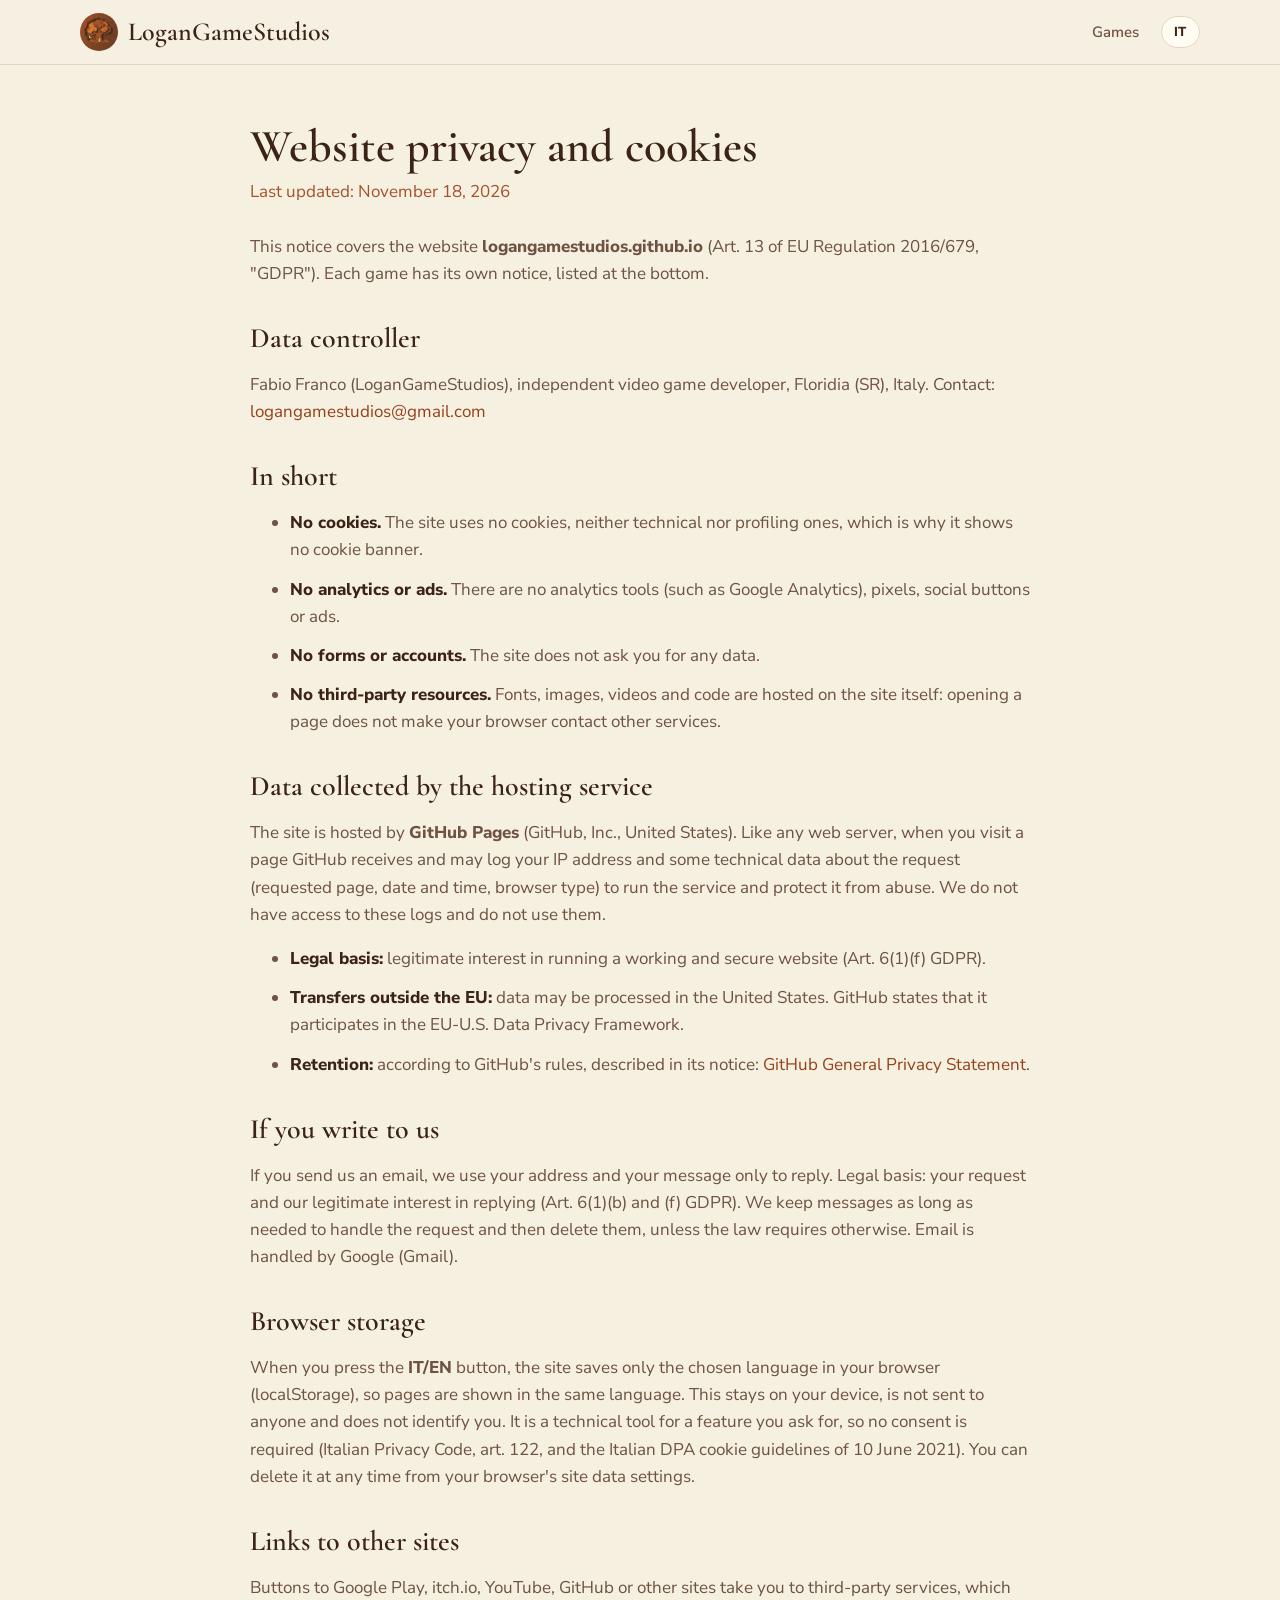
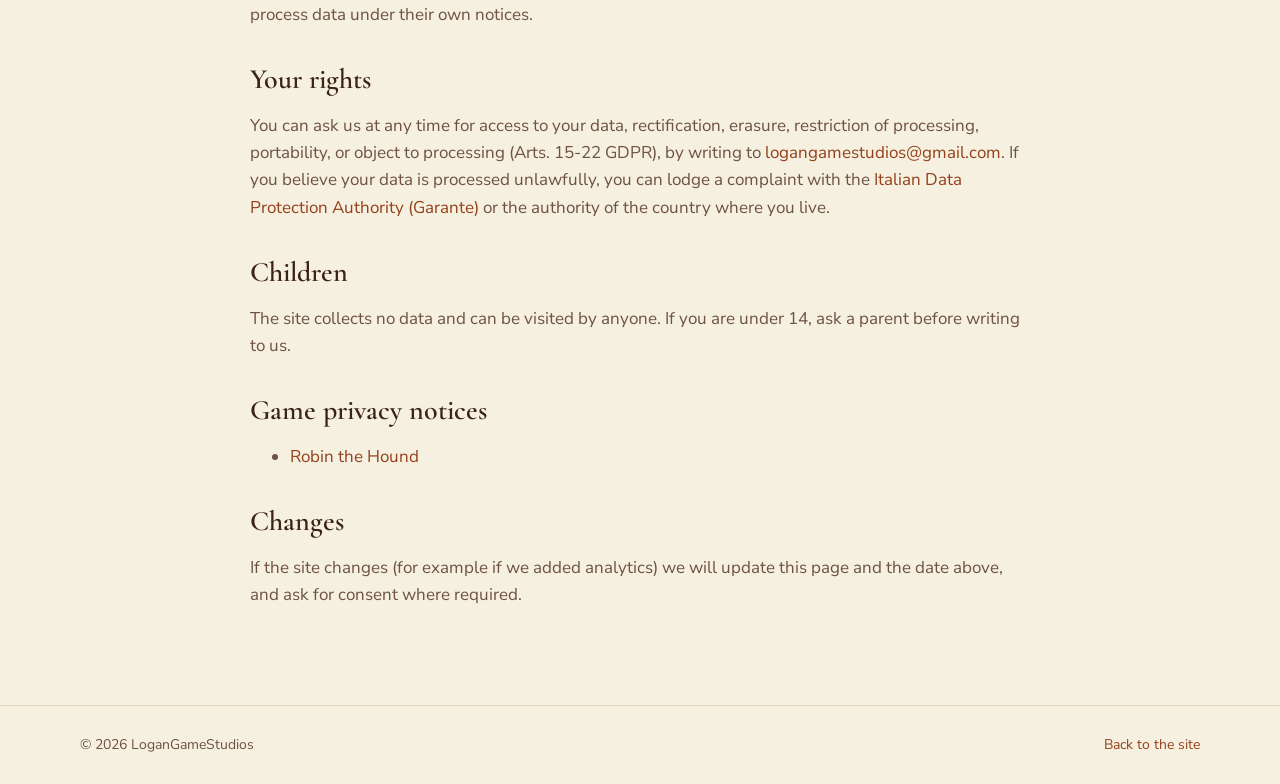
<file: privacy/sito.html>
<!doctype html>
<html lang="it">
<head>
  <meta charset="utf-8">
  <meta name="viewport" content="width=device-width, initial-scale=1">
  <title>Privacy e cookie — LoganGameStudios</title>
  <meta name="theme-color" content="#f6f0e1">
  <link rel="icon" href="../assets/favicon.png?v=10">
  <link rel="stylesheet" href="../assets/fonts.css?v=10">
  <link rel="stylesheet" href="../assets/style.css?v=10">
  <script src="../assets/lang.js?v=10"></script>
</head>
<body>

<header class="nav">
  <div class="wrap">
    <a class="brand" href="../index.html"><img src="../assets/avatar.png?v=10" alt="">LoganGameStudios</a>
    <nav>
      <a href="../index.html#giochi"><span lang="it">Giochi</span><span lang="en">Games</span></a>
      <button class="lang" data-lang-toggle aria-label="Cambia lingua / Change language"><span lang="it">EN</span><span lang="en">IT</span></button>
    </nav>
  </div>
</header>

<main class="doc">
  <div class="wrap">

    <article lang="it">
      <h1>Privacy e cookie del sito</h1>
      <p class="date">Ultimo aggiornamento: 18 novembre 2026</p>
      <p>Questa informativa riguarda il sito <b>logangamestudios.github.io</b> (art. 13 del Regolamento UE 2016/679, "GDPR"). Per i giochi ci sono informative a parte, indicate in fondo.</p>

      <h2>Titolare del trattamento</h2>
      <p>Fabio Franco (LoganGameStudios), sviluppatore indipendente di videogiochi, Floridia (SR), Italia. Contatto: <a href="mailto:logangamestudios@gmail.com">logangamestudios@gmail.com</a></p>

      <h2>In breve</h2>
      <ul>
        <li><b>Niente cookie.</b> Il sito non usa cookie, né tecnici né di profilazione, e per questo non mostra un banner dei cookie.</li>
        <li><b>Niente statistiche né pubblicità.</b> Non ci sono strumenti di analisi (come Google Analytics), pixel, pulsanti social o annunci.</li>
        <li><b>Niente moduli né account.</b> Il sito non ti chiede dati.</li>
        <li><b>Niente risorse di terzi.</b> Caratteri, immagini, video e codice sono ospitati sul sito stesso: aprendo una pagina il tuo browser non contatta altri servizi.</li>
      </ul>

      <h2>Dati raccolti dal servizio che ospita il sito</h2>
      <p>Il sito è ospitato da <b>GitHub Pages</b> (GitHub, Inc., Stati Uniti). Come ogni server, quando visiti una pagina GitHub riceve e può registrare l'indirizzo IP e alcuni dati tecnici della richiesta (pagina richiesta, data e ora, tipo di browser), per far funzionare il servizio e proteggerlo da abusi. Noi non abbiamo accesso a questi registri e non li usiamo.</p>
      <ul>
        <li><b>Base giuridica:</b> legittimo interesse a pubblicare un sito funzionante e sicuro (art. 6, par. 1, lett. f GDPR).</li>
        <li><b>Trasferimento fuori dall'UE:</b> i dati possono essere trattati negli Stati Uniti. GitHub dichiara di aderire all'EU-U.S. Data Privacy Framework.</li>
        <li><b>Conservazione:</b> secondo le regole di GitHub, descritte nella sua informativa: <a href="https://docs.github.com/site-policy/privacy-policies/github-general-privacy-statement" target="_blank" rel="noopener">GitHub General Privacy Statement</a>.</li>
      </ul>

      <h2>Se ci scrivi</h2>
      <p>Se ci mandi un'email usiamo il tuo indirizzo e quello che scrivi solo per risponderti. Base giuridica: la tua richiesta e il nostro legittimo interesse a rispondere (art. 6, par. 1, lett. b e f GDPR). Conserviamo i messaggi per il tempo necessario a gestire la richiesta e poi li cancelliamo, salvo obblighi di legge. La posta è gestita da Google (Gmail).</p>

      <h2>Memoria del browser</h2>
      <p>Quando premi il pulsante <b>IT/EN</b>, il sito salva nel tuo browser (localStorage) solo la lingua scelta, per mostrarti le pagine nella stessa lingua. Questa informazione resta sul tuo dispositivo, non viene inviata a nessuno e non ti identifica. È uno strumento tecnico per una funzione che chiedi tu, quindi non serve il consenso (art. 122 del Codice privacy e Linee guida del Garante sui cookie del 10 giugno 2021). Puoi cancellarla in qualsiasi momento dalle impostazioni del browser, alla voce dati dei siti.</p>

      <h2>Link verso altri siti</h2>
      <p>I pulsanti verso Google Play, itch.io, YouTube, GitHub o altri siti ti portano su servizi di terzi, che trattano i dati secondo le proprie informative.</p>

      <h2>I tuoi diritti</h2>
      <p>Puoi chiederci in qualsiasi momento l'accesso ai tuoi dati, la rettifica, la cancellazione, la limitazione del trattamento, la portabilità o opporti al trattamento (artt. 15-22 GDPR), scrivendo a <a href="mailto:logangamestudios@gmail.com">logangamestudios@gmail.com</a>. Se ritieni che i tuoi dati siano trattati in modo non corretto puoi presentare reclamo al <a href="https://www.garanteprivacy.it" target="_blank" rel="noopener">Garante per la protezione dei dati personali</a> o all'autorità del Paese in cui vivi.</p>

      <h2>Minori</h2>
      <p>Il sito non raccoglie dati e può essere visitato da tutti. Se hai meno di 14 anni, chiedi a un genitore prima di scriverci.</p>

      <h2>Informative dei giochi</h2>
      <ul>
        <li><a href="robin-the-hound.html">Robin the Hound</a></li>
      </ul>

      <h2>Modifiche</h2>
      <p>Se il sito cambia (per esempio se aggiungessimo statistiche) aggiorneremo questa pagina e la data in alto, e chiederemo il consenso dove serve.</p>
    </article>

    <article lang="en">
      <h1>Website privacy and cookies</h1>
      <p class="date">Last updated: November 18, 2026</p>
      <p>This notice covers the website <b>logangamestudios.github.io</b> (Art. 13 of EU Regulation 2016/679, "GDPR"). Each game has its own notice, listed at the bottom.</p>

      <h2>Data controller</h2>
      <p>Fabio Franco (LoganGameStudios), independent video game developer, Floridia (SR), Italy. Contact: <a href="mailto:logangamestudios@gmail.com">logangamestudios@gmail.com</a></p>

      <h2>In short</h2>
      <ul>
        <li><b>No cookies.</b> The site uses no cookies, neither technical nor profiling ones, which is why it shows no cookie banner.</li>
        <li><b>No analytics or ads.</b> There are no analytics tools (such as Google Analytics), pixels, social buttons or ads.</li>
        <li><b>No forms or accounts.</b> The site does not ask you for any data.</li>
        <li><b>No third-party resources.</b> Fonts, images, videos and code are hosted on the site itself: opening a page does not make your browser contact other services.</li>
      </ul>

      <h2>Data collected by the hosting service</h2>
      <p>The site is hosted by <b>GitHub Pages</b> (GitHub, Inc., United States). Like any web server, when you visit a page GitHub receives and may log your IP address and some technical data about the request (requested page, date and time, browser type) to run the service and protect it from abuse. We do not have access to these logs and do not use them.</p>
      <ul>
        <li><b>Legal basis:</b> legitimate interest in running a working and secure website (Art. 6(1)(f) GDPR).</li>
        <li><b>Transfers outside the EU:</b> data may be processed in the United States. GitHub states that it participates in the EU-U.S. Data Privacy Framework.</li>
        <li><b>Retention:</b> according to GitHub's rules, described in its notice: <a href="https://docs.github.com/site-policy/privacy-policies/github-general-privacy-statement" target="_blank" rel="noopener">GitHub General Privacy Statement</a>.</li>
      </ul>

      <h2>If you write to us</h2>
      <p>If you send us an email, we use your address and your message only to reply. Legal basis: your request and our legitimate interest in replying (Art. 6(1)(b) and (f) GDPR). We keep messages as long as needed to handle the request and then delete them, unless the law requires otherwise. Email is handled by Google (Gmail).</p>

      <h2>Browser storage</h2>
      <p>When you press the <b>IT/EN</b> button, the site saves only the chosen language in your browser (localStorage), so pages are shown in the same language. This stays on your device, is not sent to anyone and does not identify you. It is a technical tool for a feature you ask for, so no consent is required (Italian Privacy Code, art. 122, and the Italian DPA cookie guidelines of 10 June 2021). You can delete it at any time from your browser's site data settings.</p>

      <h2>Links to other sites</h2>
      <p>Buttons to Google Play, itch.io, YouTube, GitHub or other sites take you to third-party services, which process data under their own notices.</p>

      <h2>Your rights</h2>
      <p>You can ask us at any time for access to your data, rectification, erasure, restriction of processing, portability, or object to processing (Arts. 15-22 GDPR), by writing to <a href="mailto:logangamestudios@gmail.com">logangamestudios@gmail.com</a>. If you believe your data is processed unlawfully, you can lodge a complaint with the <a href="https://www.garanteprivacy.it" target="_blank" rel="noopener">Italian Data Protection Authority (Garante)</a> or the authority of the country where you live.</p>

      <h2>Children</h2>
      <p>The site collects no data and can be visited by anyone. If you are under 14, ask a parent before writing to us.</p>

      <h2>Game privacy notices</h2>
      <ul>
        <li><a href="robin-the-hound.html">Robin the Hound</a></li>
      </ul>

      <h2>Changes</h2>
      <p>If the site changes (for example if we added analytics) we will update this page and the date above, and ask for consent where required.</p>
    </article>

  </div>
</main>

<footer>
  <div class="wrap">
    <span>© <span id="year">2026</span> LoganGameStudios</span>
    <a href="../index.html"><span lang="it">Torna al sito</span><span lang="en">Back to the site</span></a>
  </div>
</footer>

</body>
</html>
</file>
<file: assets/fonts.css>
/* Caratteri ospitati sul sito (licenza SIL Open Font License), niente richieste a Google */
@font-face {
  font-family: 'Cormorant Garamond';
  font-style: normal;
  font-weight: 500;
  font-display: swap;
  src: url(fonts/cormorant-garamond-500.woff2) format('woff2');
  unicode-range: U+0000-00FF, U+0131, U+0152-0153, U+02BB-02BC, U+02C6, U+02DA, U+02DC, U+0304, U+0308, U+0329, U+2000-206F, U+20AC, U+2122, U+2191, U+2193, U+2212, U+2215, U+FEFF, U+FFFD;
}
@font-face {
  font-family: 'Cormorant Garamond';
  font-style: normal;
  font-weight: 600;
  font-display: swap;
  src: url(fonts/cormorant-garamond-500.woff2) format('woff2');
  unicode-range: U+0000-00FF, U+0131, U+0152-0153, U+02BB-02BC, U+02C6, U+02DA, U+02DC, U+0304, U+0308, U+0329, U+2000-206F, U+20AC, U+2122, U+2191, U+2193, U+2212, U+2215, U+FEFF, U+FFFD;
}
@font-face {
  font-family: 'Cormorant Garamond';
  font-style: normal;
  font-weight: 700;
  font-display: swap;
  src: url(fonts/cormorant-garamond-500.woff2) format('woff2');
  unicode-range: U+0000-00FF, U+0131, U+0152-0153, U+02BB-02BC, U+02C6, U+02DA, U+02DC, U+0304, U+0308, U+0329, U+2000-206F, U+20AC, U+2122, U+2191, U+2193, U+2212, U+2215, U+FEFF, U+FFFD;
}
@font-face {
  font-family: 'Nunito Sans';
  font-style: normal;
  font-weight: 400;
  font-stretch: 100%;
  font-display: swap;
  src: url(fonts/nunito-sans-400.woff2) format('woff2');
  unicode-range: U+0000-00FF, U+0131, U+0152-0153, U+02BB-02BC, U+02C6, U+02DA, U+02DC, U+0304, U+0308, U+0329, U+2000-206F, U+20AC, U+2122, U+2191, U+2193, U+2212, U+2215, U+FEFF, U+FFFD;
}
@font-face {
  font-family: 'Nunito Sans';
  font-style: normal;
  font-weight: 600;
  font-stretch: 100%;
  font-display: swap;
  src: url(fonts/nunito-sans-400.woff2) format('woff2');
  unicode-range: U+0000-00FF, U+0131, U+0152-0153, U+02BB-02BC, U+02C6, U+02DA, U+02DC, U+0304, U+0308, U+0329, U+2000-206F, U+20AC, U+2122, U+2191, U+2193, U+2212, U+2215, U+FEFF, U+FFFD;
}
@font-face {
  font-family: 'Nunito Sans';
  font-style: normal;
  font-weight: 800;
  font-stretch: 100%;
  font-display: swap;
  src: url(fonts/nunito-sans-400.woff2) format('woff2');
  unicode-range: U+0000-00FF, U+0131, U+0152-0153, U+02BB-02BC, U+02C6, U+02DA, U+02DC, U+0304, U+0308, U+0329, U+2000-206F, U+20AC, U+2122, U+2191, U+2193, U+2212, U+2215, U+FEFF, U+FFFD;
}
</file>
<file: assets/style.css>
/* LoganGameStudios — stile del sito: carta chiara con i toni ruggine e ambra dell'Albero antico in autunno.
   --cream è il colore del testo principale, --cream-dim quello del testo secondario. */
:root {
  --bg: #f6f0e1;
  --bg-2: #ede5d1;
  --surface: #fffcf4;
  --line: #e2d7be;
  --cream: #3b2316;
  --cream-dim: #6e5242;
  --sage: #a3522a; /* accento ruggine (il nome resta per compatibilità) */
  --amber: #e9a847;
  --amber-deep: #d48f2c;
  --link: #94401a;
  --radius: 18px;
  --serif: "Cormorant Garamond", Georgia, "Times New Roman", serif;
  --sans: "Nunito Sans", "Segoe UI", system-ui, sans-serif;
}

* { box-sizing: border-box; }
html { scroll-behavior: smooth; }
body {
  margin: 0;
  background: var(--bg);
  color: var(--cream);
  font-family: var(--sans);
  font-size: 17px;
  line-height: 1.6;
  -webkit-font-smoothing: antialiased;
}
img { max-width: 100%; display: block; }
a { color: var(--link); text-decoration: none; }
a:hover { text-decoration: underline; }

/* lingua: si mostra solo quella attiva */
html[lang="it"] [lang="en"]:not(html) { display: none !important; }
html[lang="en"] [lang="it"]:not(html) { display: none !important; }

.wrap { width: min(1120px, 100% - 32px); margin-inline: auto; }

/* barra in alto */
.nav {
  position: sticky; top: 0; z-index: 10;
  background: rgba(246, 240, 225, .9);
  backdrop-filter: blur(8px);
  border-bottom: 1px solid var(--line);
}
.nav .wrap { display: flex; align-items: center; gap: 20px; height: 64px; }
.brand { display: flex; align-items: center; gap: 10px; color: var(--cream); font-family: var(--serif); font-size: 26px; font-weight: 600; }
.brand:hover { text-decoration: none; }
.brand img { width: 38px; height: 38px; border-radius: 50%; object-fit: cover; }
.nav nav { margin-left: auto; display: flex; gap: 22px; align-items: center; }
.nav nav a { color: var(--cream-dim); font-weight: 600; font-size: 15px; }
.nav nav a:hover { color: var(--cream); text-decoration: none; }
.lang {
  border: 1px solid var(--line); background: var(--surface); color: var(--cream);
  border-radius: 999px; padding: 6px 12px; font: 700 13px var(--sans); cursor: pointer; letter-spacing: .05em;
}
.lang:hover { border-color: var(--sage); }

/* apertura */
.hero {
  position: relative;
  text-align: center;
  padding: 0 0 64px;
  background: var(--bg);
  overflow: hidden;
}
/* illustrazione di testa (Robin e Jusy, ComfyUI): a tutta larghezza, sfuma nel colore della pagina */
.hero-art {
  display: block; width: 100%; height: auto;
  aspect-ratio: 1600 / 672; max-height: 72vh; object-fit: cover; object-position: 50% 60%;
  -webkit-mask-image: linear-gradient(to bottom, #000 78%, transparent);
          mask-image: linear-gradient(to bottom, #000 78%, transparent);
}
.hero > .wrap { position: relative; z-index: 1; margin-top: -24px; }
.hero h1 { font-family: var(--serif); font-weight: 600; font-size: clamp(40px, 7vw, 72px); line-height: 1.05; margin: 28px 0 12px; }
.hero p { color: var(--cream-dim); font-size: clamp(17px, 2.2vw, 21px); max-width: 640px; margin: 0 auto 28px; }

.btn {
  display: inline-flex; align-items: center; gap: 8px;
  background: var(--amber); color: #1a1408; font-weight: 800;
  padding: 12px 22px; border-radius: 999px; border: 0;
}
.btn:hover { background: var(--amber-deep); text-decoration: none; }
.btn.ghost { background: transparent; color: var(--cream); border: 1px solid var(--line); }
.btn.ghost:hover { border-color: var(--sage); background: var(--surface); }

/* sezioni */
section { padding: 80px 0; }
.eyebrow { color: var(--sage); font-weight: 800; letter-spacing: .14em; font-size: 13px; text-transform: uppercase; margin: 0 0 8px; }
h2 { font-family: var(--serif); font-weight: 600; font-size: clamp(34px, 5vw, 48px); line-height: 1.1; margin: 0 0 16px; }
.lead { color: var(--cream-dim); max-width: 680px; margin: 0 0 40px; }

/* giochi */
.games { display: grid; gap: 28px; }
/* scheda di un gioco: immagini sopra a tutta larghezza, testo sotto */
.game {
  display: block;
  background: var(--surface); border: 1px solid var(--line); border-radius: var(--radius); overflow: hidden;
  box-shadow: 0 10px 30px rgba(59,35,22,.08);
}
.game .shot { background: #e9e1cc; aspect-ratio: 16 / 9; }
.game .shot.slider { aspect-ratio: 13 / 6; } /* proporzioni delle schermate del telefono (2340x1080) */
.game .shot.slider.wide { aspect-ratio: 16 / 9; } /* schermate 1920x1080 (Jusy) */
.game .shot img { width: 100%; height: 100%; object-fit: cover; }

/* slider delle schermate */
.slider { position: relative; overflow: hidden; }
.slider .slides {
  position: absolute; inset: 0;
  display: flex; overflow-x: auto; scroll-snap-type: x mandatory;
  scrollbar-width: none; -webkit-overflow-scrolling: touch; outline: none;
}
.slider .slides::-webkit-scrollbar { display: none; }
.slider .slides img { flex: 0 0 100%; width: 100%; height: 100%; object-fit: cover; scroll-snap-align: start; }
.slider .slides:focus-visible { box-shadow: inset 0 0 0 3px var(--amber); }
/* voce video dello slider: anteprima con pulsante play, poi il lettore del browser */
.slider .slides .video { flex: 0 0 100%; width: 100%; height: 100%; position: relative; scroll-snap-align: start; background: #1a120c; }
.slider .slides .video img { position: absolute; inset: 0; }
.slider .slides .video video { position: absolute; inset: 0; width: 100%; height: 100%; object-fit: contain; outline: none; }
/* durante la riproduzione l'anteprima resta dietro, sfocata, a riempire i lati */
.video.playing { overflow: hidden; }
.video.playing img { filter: blur(22px) brightness(.75); transform: scale(1.15); }
.video.playing .play, .video.playing .yt-link { display: none; }
.slider:has(.video.playing) .dots { display: none; } /* i puntini coprirebbero i comandi del video */
.video .play {
  position: absolute; left: 50%; top: 50%; transform: translate(-50%, -50%);
  display: inline-flex; align-items: center; gap: 12px; cursor: pointer;
  background: var(--amber); color: #1a1408; border: 0; border-radius: 999px;
  padding: 14px 26px 14px 18px; font: 800 17px var(--sans); box-shadow: 0 10px 30px rgba(0,0,0,.35);
}
.video .play:hover { background: var(--amber-deep); }
.video .play:focus-visible { outline: 3px solid #fff; outline-offset: 3px; }
.video .play-ico { width: 34px; height: 34px; border-radius: 50%; background: #1a1408; position: relative; }
.video .play-ico::after { content: ""; position: absolute; left: 13px; top: 10px; border-style: solid; border-width: 7px 0 7px 12px; border-color: transparent transparent transparent var(--amber); }
.video .yt-link {
  position: absolute; right: 14px; top: 14px;
  background: rgba(26, 18, 12, .72); color: #fff8ea; font-size: 13px; font-weight: 700; padding: 5px 12px; border-radius: 999px;
}
.video .yt-link:hover { background: rgba(26, 18, 12, .9); }
.slide-btn {
  position: absolute; top: 50%; transform: translateY(-50%);
  width: 40px; height: 40px; border-radius: 50%; border: 0; cursor: pointer;
  background: rgba(255, 252, 244, .9); color: var(--cream); font: 700 26px/1 var(--sans);
  box-shadow: 0 4px 12px rgba(59,35,22, .25); display: grid; place-items: center; padding-bottom: 3px;
}
.slide-btn:hover { background: #fff; }
.slide-btn:focus-visible { outline: 3px solid var(--amber); }
.slide-btn.prev { left: 12px; }
.slide-btn.next { right: 12px; }
.dots { position: absolute; left: 0; right: 0; bottom: 10px; display: flex; justify-content: center; gap: 7px; }
.dots span { width: 9px; height: 9px; border-radius: 50%; background: rgba(255, 252, 244, .6); box-shadow: 0 1px 3px rgba(0,0,0,.3); cursor: pointer; }
.dots span.on { background: #fff; transform: scale(1.25); }
.game .body {
  padding: 28px 32px 32px;
  display: grid; grid-template-columns: 1.2fr 1fr; column-gap: 44px; row-gap: 14px;
  grid-template-areas: "head head" "text list" "text act";
  align-items: start;
}
.game header { grid-area: head; display: flex; align-items: center; gap: 16px; }
.game .body > p { grid-area: text; }
.game .body > ul { grid-area: list; }
.game .body > .actions { grid-area: act; }
.game header img { width: 72px; height: 72px; border-radius: 18px; box-shadow: 0 6px 16px rgba(59,35,22,.2); }
.game h3 { font-family: var(--serif); font-size: 32px; font-weight: 600; line-height: 1.1; margin: 0; }
.tag { display: inline-block; font-size: 12px; font-weight: 800; letter-spacing: .08em; text-transform: uppercase; padding: 4px 10px; border-radius: 999px; margin-top: 6px; }
.tag.live { background: rgba(168,85,42,.14); color: var(--sage); }
.tag.soon { background: rgba(233,168,71,.2); color: var(--link); }
.game p { margin: 0; color: var(--cream-dim); }
.game ul { margin: 0; padding-left: 18px; color: var(--cream-dim); }
.game .actions { display: flex; flex-wrap: wrap; gap: 10px; margin-top: auto; padding-top: 8px; }

/* studio */
.about { background: var(--bg-2); border-block: 1px solid var(--line); }
.about .wrap { display: grid; grid-template-columns: 280px 1fr; gap: 48px; align-items: center; }
.about img { border-radius: 50%; aspect-ratio: 1; object-fit: cover; box-shadow: 0 16px 40px rgba(59,35,22,.25); }
.values { display: grid; grid-template-columns: repeat(3, 1fr); gap: 16px; margin-top: 24px; }
.values div { background: var(--surface); border: 1px solid var(--line); border-radius: 14px; padding: 16px; }
.values b { display: block; font-family: var(--serif); font-size: 22px; color: var(--cream); }
.values span { color: var(--cream-dim); font-size: 15px; }
.values b span { color: inherit; font-size: inherit; }

/* contatti */
.contact { text-align: center; }
.contact .lead { margin-inline: auto; }
.contact .actions { display: flex; justify-content: center; flex-wrap: wrap; gap: 12px; }

footer { border-top: 1px solid var(--line); padding: 28px 0; color: var(--cream-dim); font-size: 14px; }
footer .wrap { display: flex; flex-wrap: wrap; gap: 12px 24px; justify-content: space-between; }

/* pagine di testo (privacy) */
.doc { padding: 56px 0 80px; }
.doc .wrap { max-width: 780px; }
.doc h1 { font-family: var(--serif); font-size: clamp(34px, 5vw, 46px); font-weight: 600; line-height: 1.1; margin: 0 0 6px; }
.doc .date { color: var(--sage); margin: 0 0 28px; }
.doc h2 { font-family: var(--serif); font-size: 28px; font-weight: 600; margin: 36px 0 10px; color: var(--cream); }
.doc p { color: var(--cream-dim); }
.doc li { margin-bottom: 12px; color: var(--cream-dim); }
.doc li b { color: var(--cream); }
.doc a { word-break: break-word; }

@media (max-width: 860px) {
  .game .body { grid-template-columns: 1fr; grid-template-areas: "head" "text" "list" "act"; }
  .about .wrap { grid-template-columns: 1fr; text-align: center; }
  .about img { width: 200px; margin: 0 auto; }
  .values { grid-template-columns: 1fr; text-align: left; }
}
@media (max-width: 560px) {
  /* sul telefono un taglio più alto, centrato su Robin e Jusy */
  .hero-art { aspect-ratio: 4 / 3; object-position: 62% 50%; }
  .nav nav a:not(.lang) { display: none; }
  .game .body { padding: 22px; }
  section { padding: 56px 0; }
  /* slider basso sul telefono: pulsante del trailer e nota più piccoli */
  .video .play { gap: 8px; padding: 7px 14px 7px 8px; font-size: 14px; }
  .video .play-ico { width: 24px; height: 24px; }
  .video .play-ico::after { left: 9px; top: 6px; border-width: 6px 0 6px 9px; }
  .video .yt-link { right: 8px; top: 8px; font-size: 11px; padding: 3px 9px; }
}
</file>
